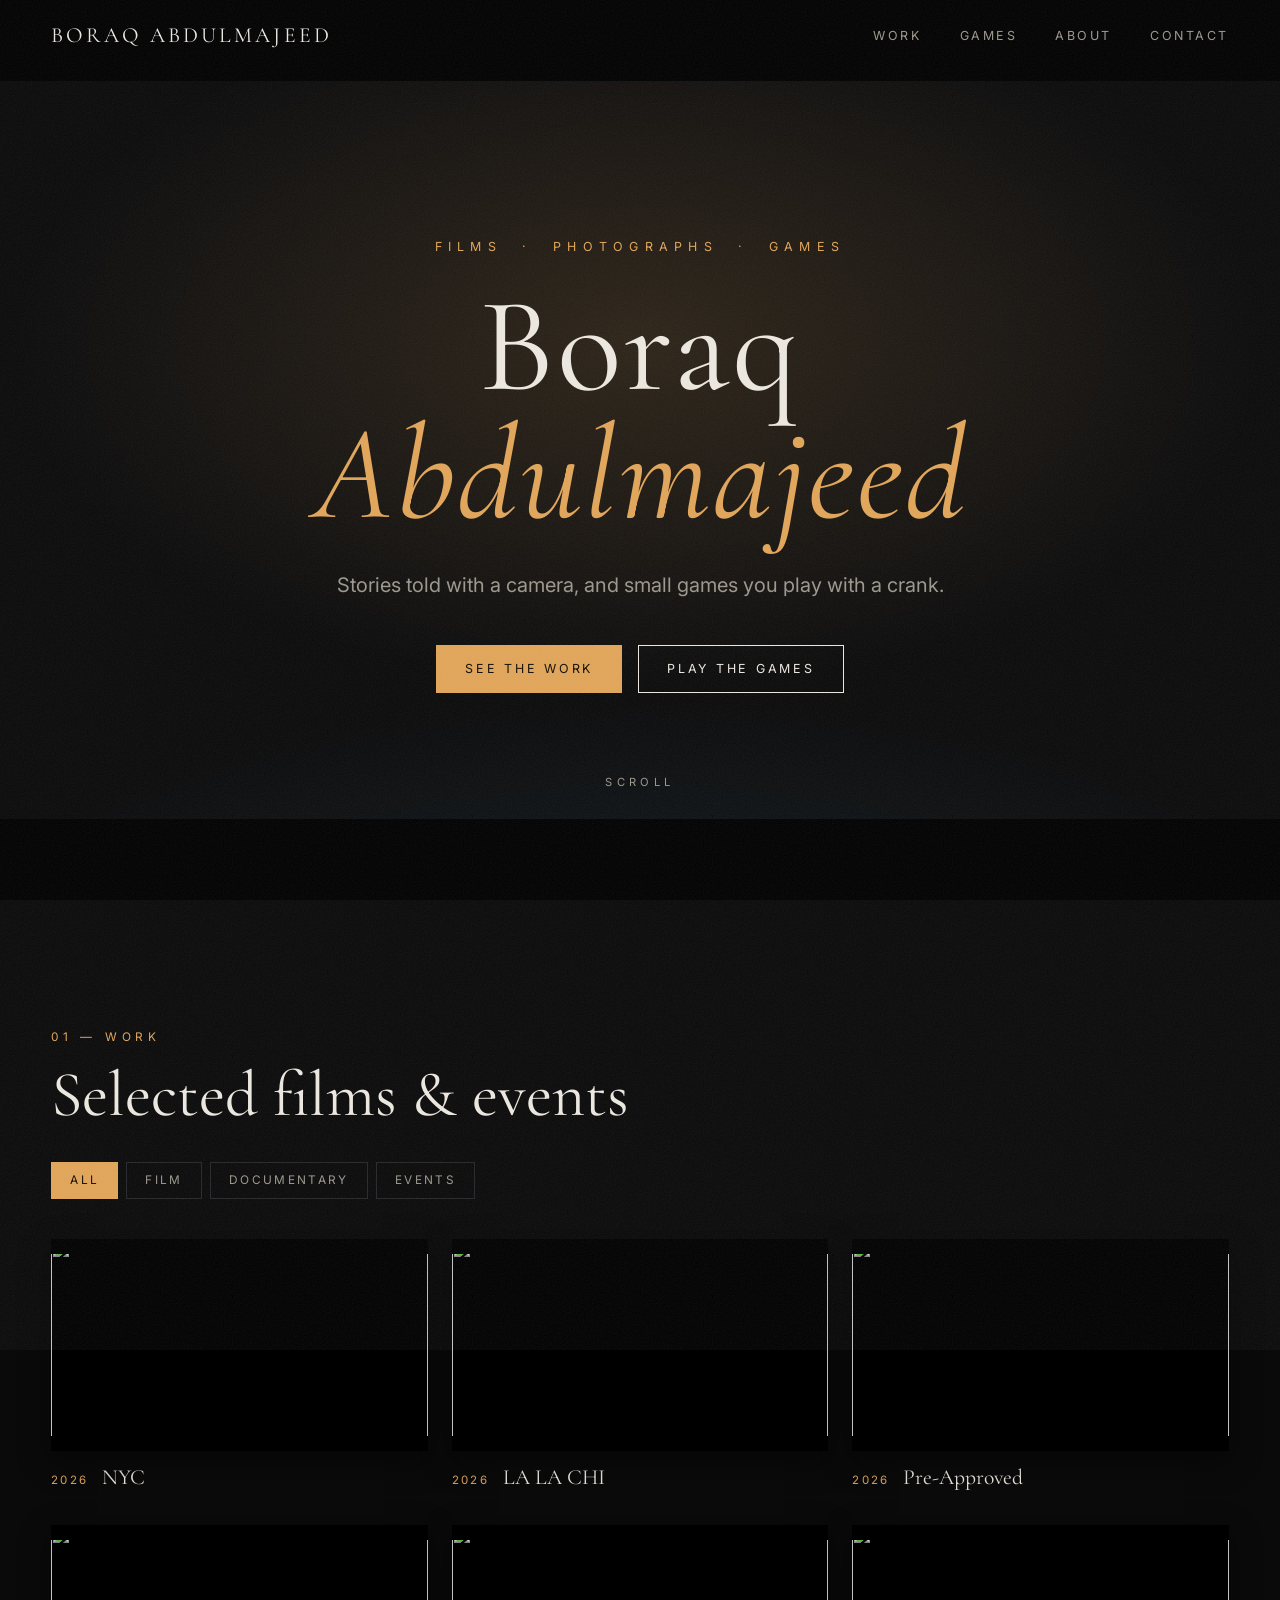
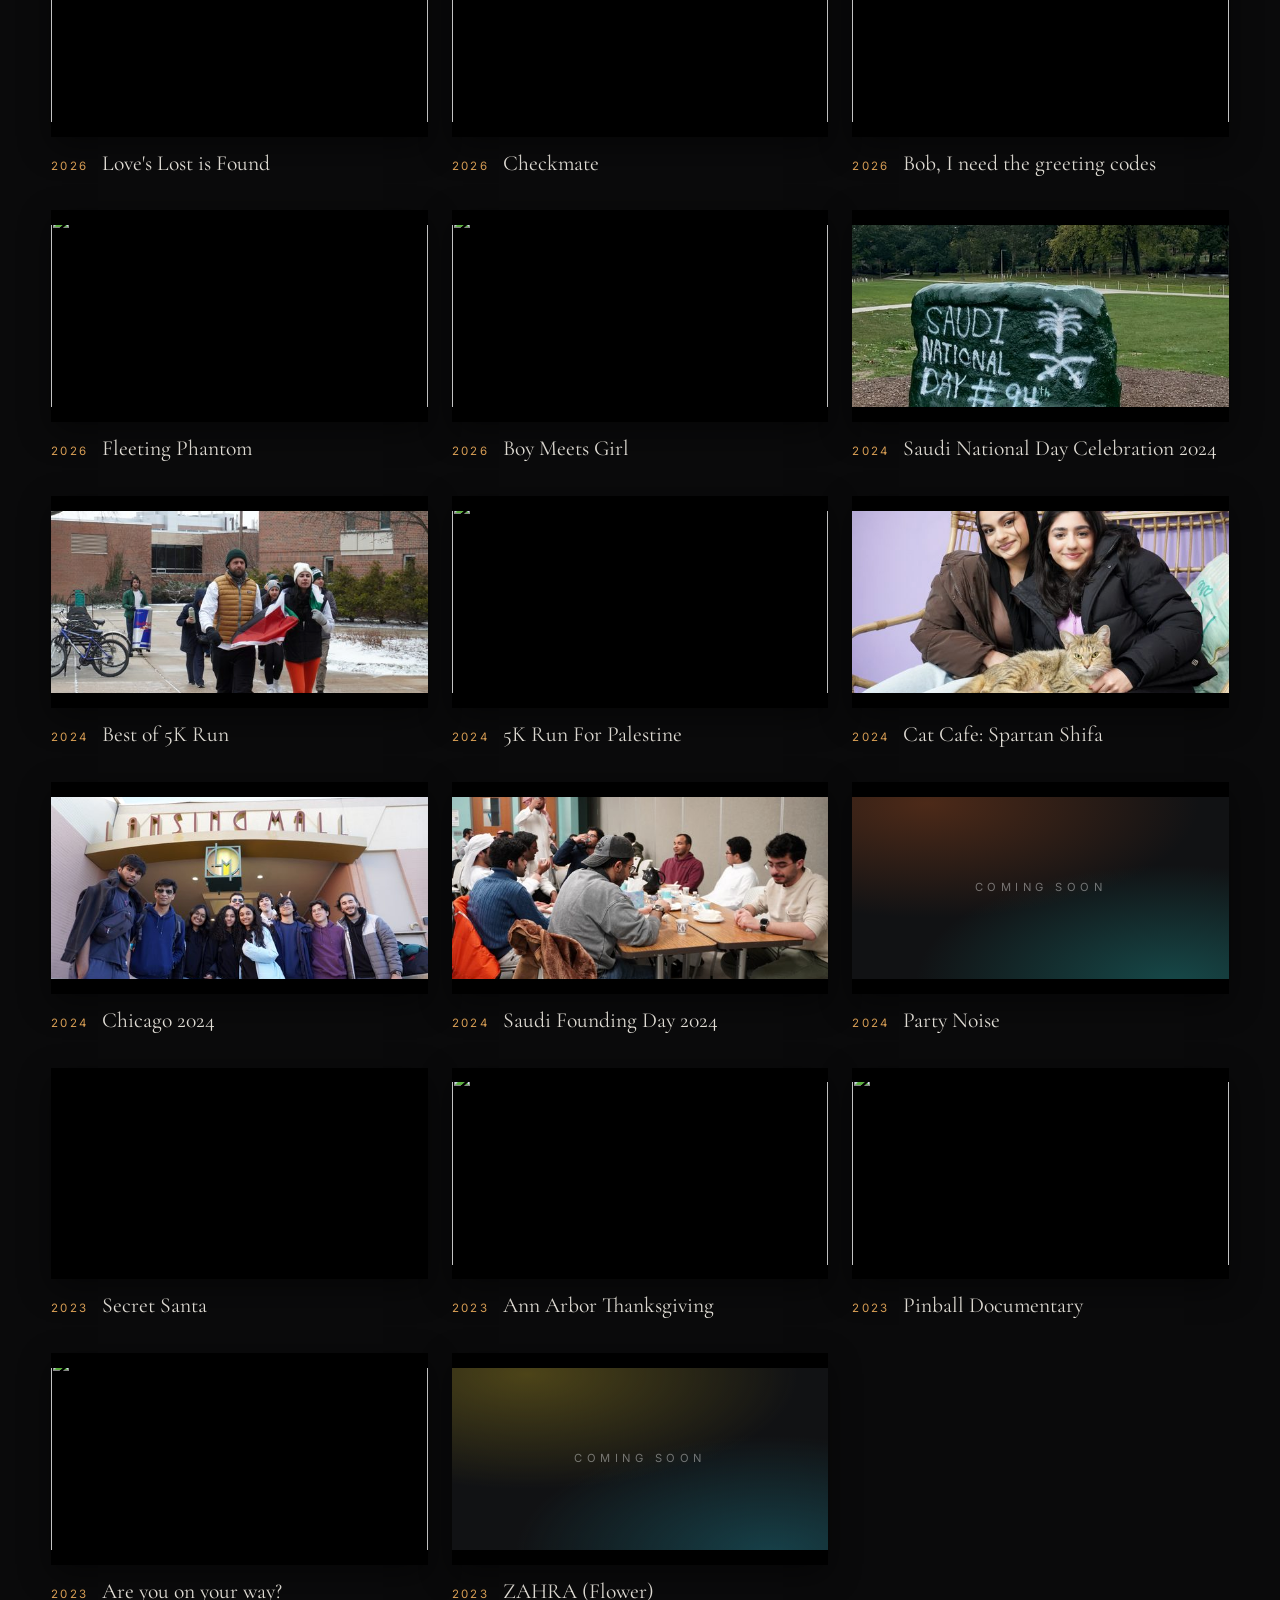
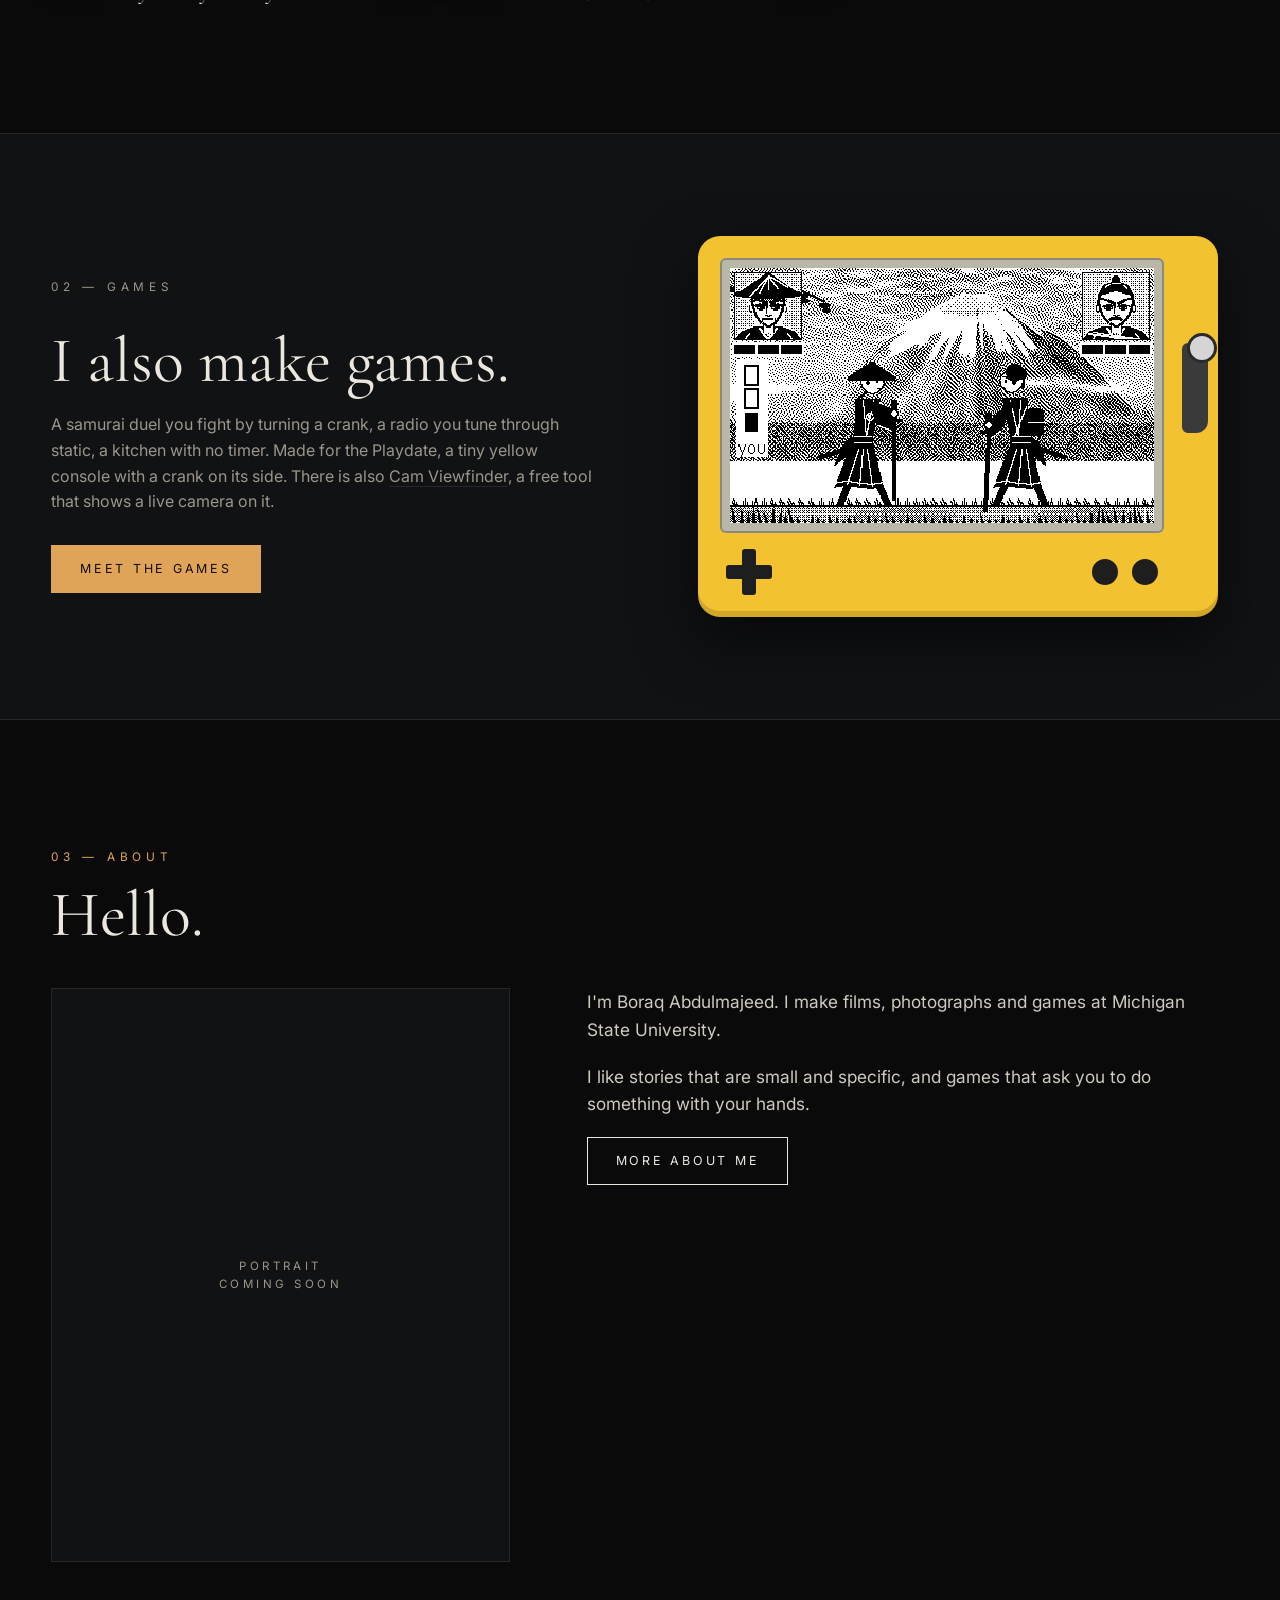
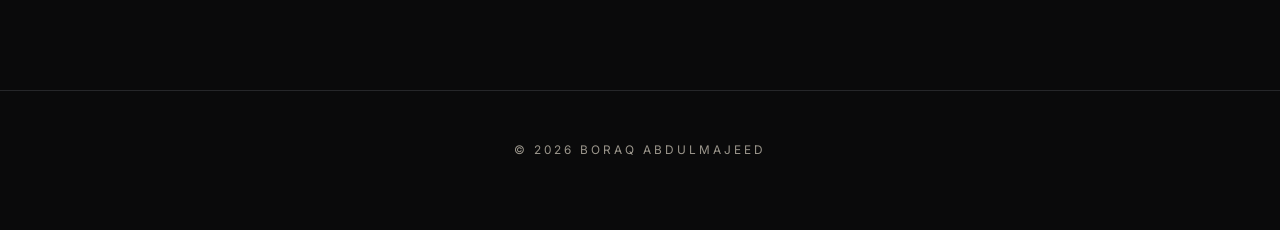
<file: index.html>
<!doctype html>
<html lang="en">
<head>
<meta charset="utf-8">
<meta name="viewport" content="width=device-width, initial-scale=1">
<link rel="preconnect" href="https://fonts.googleapis.com">
<link rel="preconnect" href="https://fonts.gstatic.com" crossorigin>
<link href="https://fonts.googleapis.com/css2?family=Cormorant+Garamond:ital,wght@0,400;0,500;1,400&family=Inter:wght@300;400;500&family=Silkscreen&display=swap" rel="stylesheet">
<link rel="icon" href="favicon.svg" type="image/svg+xml">
<link rel="stylesheet" href="style.css">
<title>Boraq Abdulmajeed: films, photographs and games</title>
<meta property="og:type" content="website">
<meta property="og:title" content="Boraq Abdulmajeed: films, photographs and games">
<meta property="og:description" content="Films, photographs and games by Boraq Abdulmajeed.">
<meta property="og:image" content="https://bojacks1.github.io/og.png">
<meta name="twitter:card" content="summary_large_image">
<meta name="description" content="Films, photographs and games by Boraq Abdulmajeed.">
</head>
<body>
<header class="nav">
  <a class="brand" href="index.html">Boraq Abdulmajeed</a>
  <nav><ul>
    <li><a href="index.html#work" data-n="work">Work</a></li>
    <li><a href="games.html" data-n="games">Games</a></li>
    <li><a href="about.html" data-n="about">About</a></li>
    <li><a href="about.html#contact">Contact</a></li>
  </ul></nav>
</header>

<section class="hero">
  <p class="hero-kicker">Films &nbsp;·&nbsp; Photographs &nbsp;·&nbsp; Games</p>
  <h1>Boraq<br><em>Abdulmajeed</em></h1>
  <p class="hero-sub">Stories told with a camera, and small games you play with a crank.</p>
  <div class="hero-cta">
    <a class="btn solid" href="#work">See the work</a>
    <a class="btn" href="games.html">Play the games</a>
  </div>
  <span class="scroll-hint">Scroll</span>
</section>

<section class="block" id="work">
  <p class="eyebrow">01 &mdash; Work</p>
  <h2 class="title">Selected films &amp; events</h2>
  <div class="filters" role="group" aria-label="Filter the work">
    <button class="filter on" data-filter="All">All</button>
    <button class="filter" data-filter="Film">Film</button>
    <button class="filter" data-filter="Documentary">Documentary</button>
    <button class="filter" data-filter="Events">Events</button>
  </div>
  <div class="grid" id="work-grid"></div>
</section>

<section class="games-band">
  <div class="inner">
    <div>
      <p class="eyebrow">02 &mdash; Games</p>
      <h2 class="title">I also make games.</h2>
      <p>A samurai duel you fight by turning a crank, a radio you tune through static, a kitchen with no timer. Made for the Playdate, a tiny yellow console with a crank on its side. There is also <a href="games.html#cam-viewfinder" style="border-bottom:1px solid var(--line)">Cam Viewfinder</a>, a free tool that shows a live camera on it.</p>
      <a class="btn solid" href="games.html">Meet the games</a>
    </div>
    <div class="console games-page" style="max-width:520px;justify-self:center;width:100%">
      <div class="screen"><img class="shot" src="crankblade-dash.gif" alt="A looping clip of CRANKBLADE: a perfect parry, then a dash straight through the opponent"></div>
      <div class="pad"><span class="dpad"></span><span class="ab"><i></i><i></i></span></div>
      <span class="crank"></span>
    </div>
  </div>
</section>

<section class="block" id="about-short">
  <p class="eyebrow">03 &mdash; About</p>
  <h2 class="title">Hello.</h2>
  <div class="about-grid">
    <div class="portrait-slot">Portrait<br>coming soon</div>
    <div class="prose">
      <p>I'm Boraq Abdulmajeed. I make films, photographs and games at Michigan State University.</p>
      <p>I like stories that are small and specific, and games that ask you to do something with your hands.</p>
      <a class="btn" href="about.html">More about me</a>
    </div>
  </div>
</section>

<footer>© 2026 Boraq Abdulmajeed</footer>
<script src="projects.js"></script>
<script src="albums.js"></script>
<script src="site.js"></script>
</body>
</html>
</file>
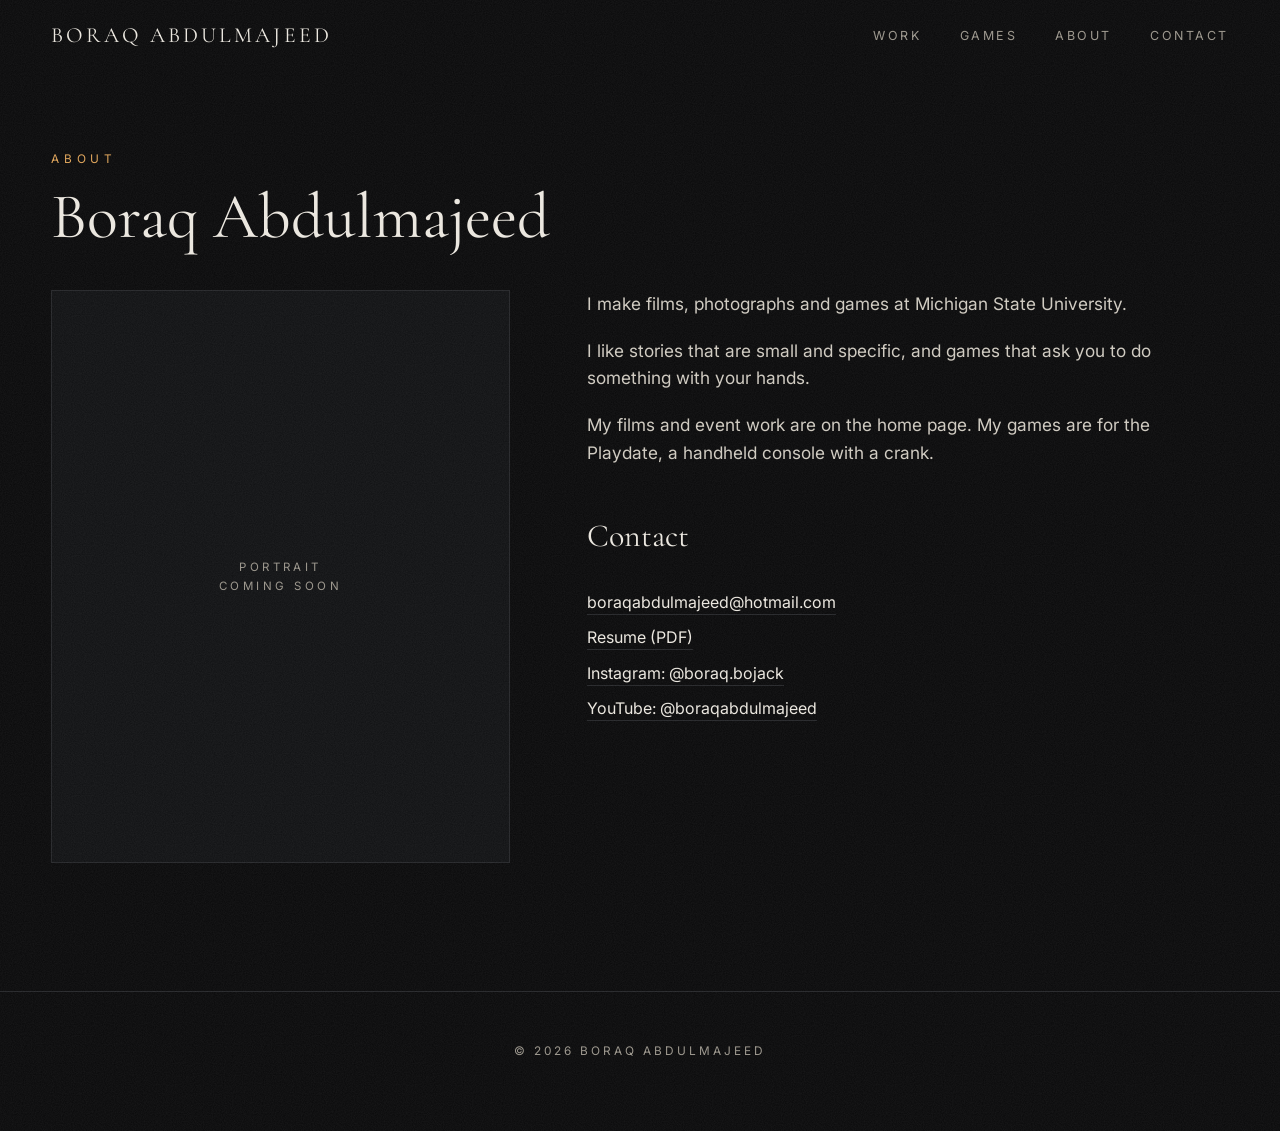
<file: about.html>
<!doctype html>
<html lang="en">
<head>
<meta charset="utf-8">
<meta name="viewport" content="width=device-width, initial-scale=1">
<link rel="preconnect" href="https://fonts.googleapis.com">
<link rel="preconnect" href="https://fonts.gstatic.com" crossorigin>
<link href="https://fonts.googleapis.com/css2?family=Cormorant+Garamond:ital,wght@0,400;0,500;1,400&family=Inter:wght@300;400;500&family=Silkscreen&display=swap" rel="stylesheet">
<link rel="icon" href="favicon.svg" type="image/svg+xml">
<link rel="stylesheet" href="style.css">
<title>About: Boraq Abdulmajeed</title>
<meta property="og:type" content="website">
<meta property="og:title" content="About: Boraq Abdulmajeed">
<meta property="og:description" content="About Boraq Abdulmajeed.">
<meta property="og:image" content="https://bojacks1.github.io/og.png">
<meta name="twitter:card" content="summary_large_image">
</head>
<body>
<header class="nav">
  <a class="brand" href="index.html">Boraq Abdulmajeed</a>
  <nav><ul>
    <li><a href="index.html#work" data-n="work">Work</a></li>
    <li><a href="games.html" data-n="games">Games</a></li>
    <li><a href="about.html" data-n="about">About</a></li>
    <li><a href="about.html#contact">Contact</a></li>
  </ul></nav>
</header>
<section class="block" style="padding-top:150px">
  <p class="eyebrow">About</p>
  <h2 class="title">Boraq Abdulmajeed</h2>
  <div class="about-grid">
    <div class="portrait-slot">Portrait<br>coming soon</div>
    <div class="prose">
      <!-- !! PLACEHOLDER TEXT: replace this with your own words. -->
      <p>I make films, photographs and games at Michigan State University.</p>
      <p>I like stories that are small and specific, and games that ask you to do something with your hands.</p>
      <p>My films and event work are on the home page. My games are for the Playdate, a handheld console with a crank.</p>
      <h3 id="contact" style="font-family:var(--serif);font-weight:400;font-size:2rem;margin-top:44px">Contact</h3>
      <ul class="contact-list">
        <li><a href="mailto:boraqabdulmajeed@hotmail.com">boraqabdulmajeed@hotmail.com</a></li>
        <li><a href="resume.pdf">Resume (PDF)</a></li>
        <li><a href="https://www.instagram.com/boraq.bojack/" rel="noopener">Instagram: @boraq.bojack</a></li>
        <li><a href="https://www.youtube.com/@boraqabdulmajeed" rel="noopener">YouTube: @boraqabdulmajeed</a></li>
      </ul>
    </div>
  </div>
</section>
<footer>© 2026 Boraq Abdulmajeed</footer>
<script src="site.js"></script>
</body>
</html>
</file>
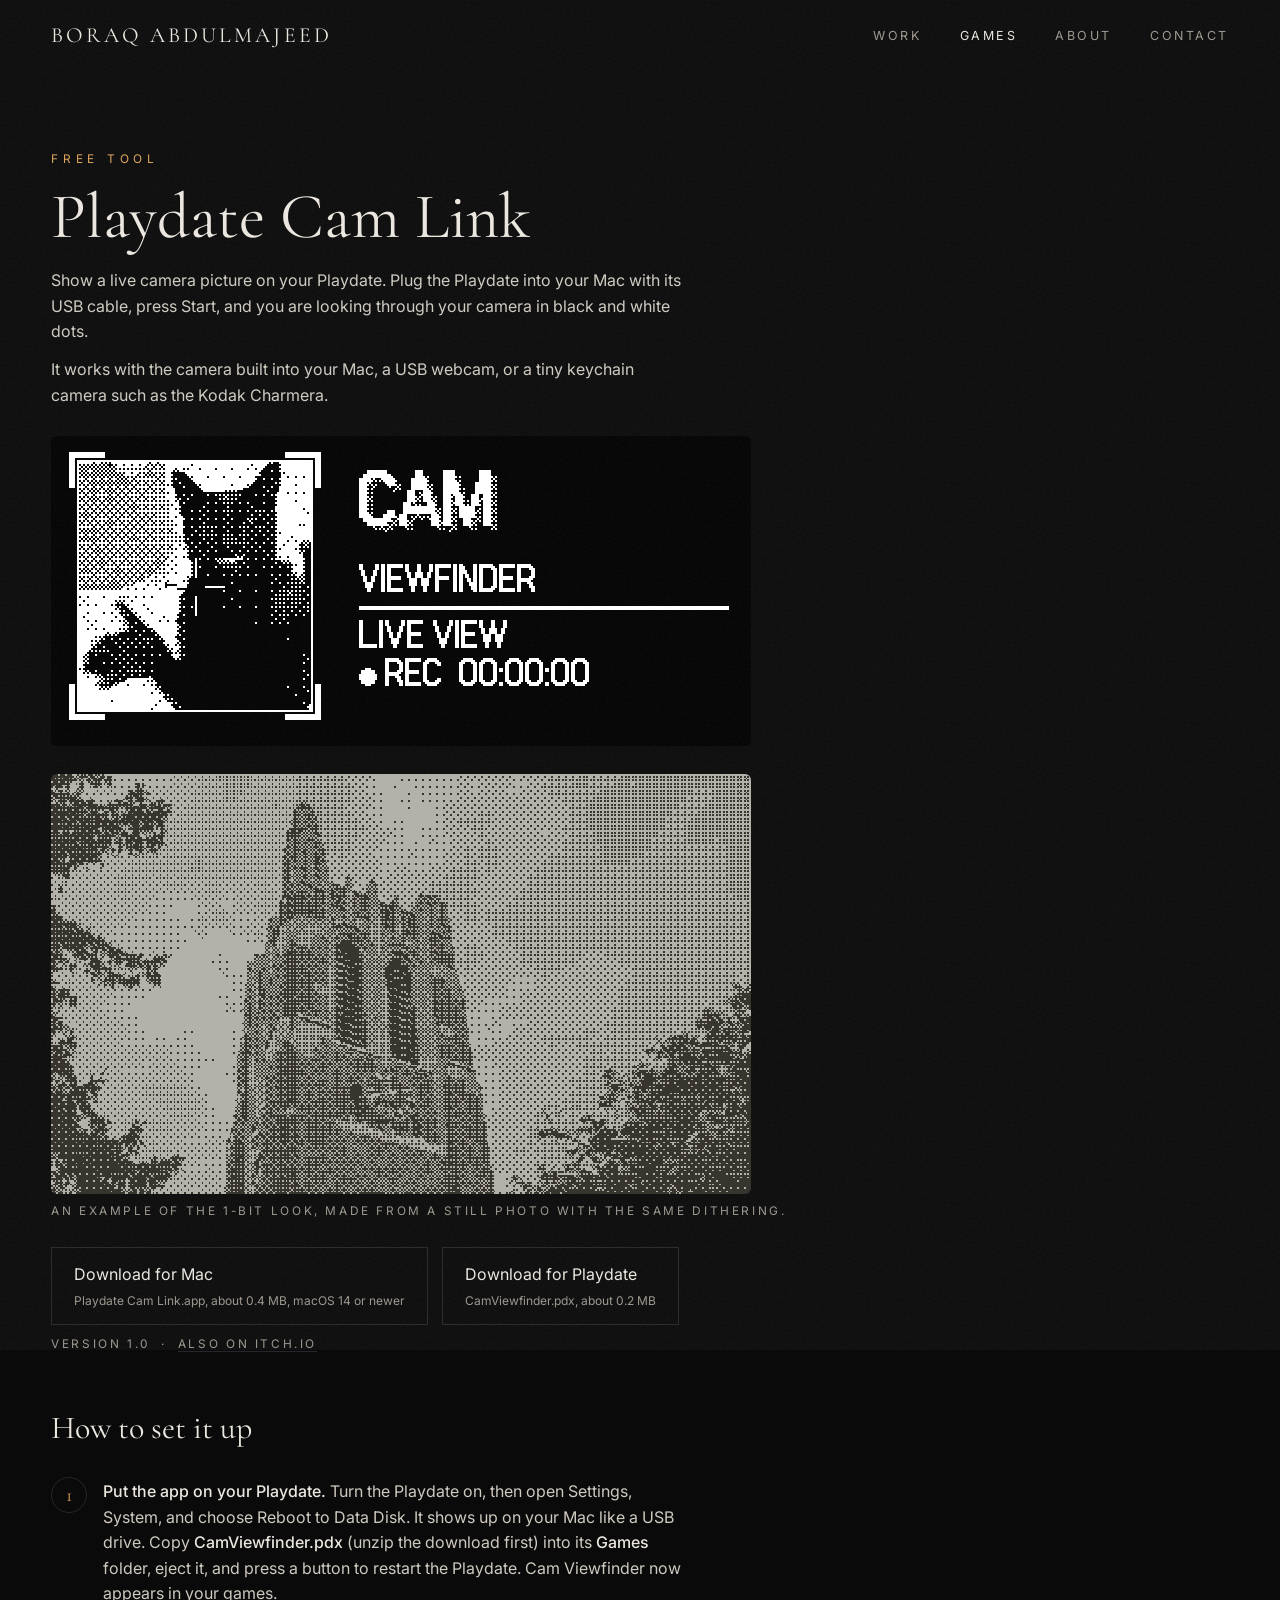
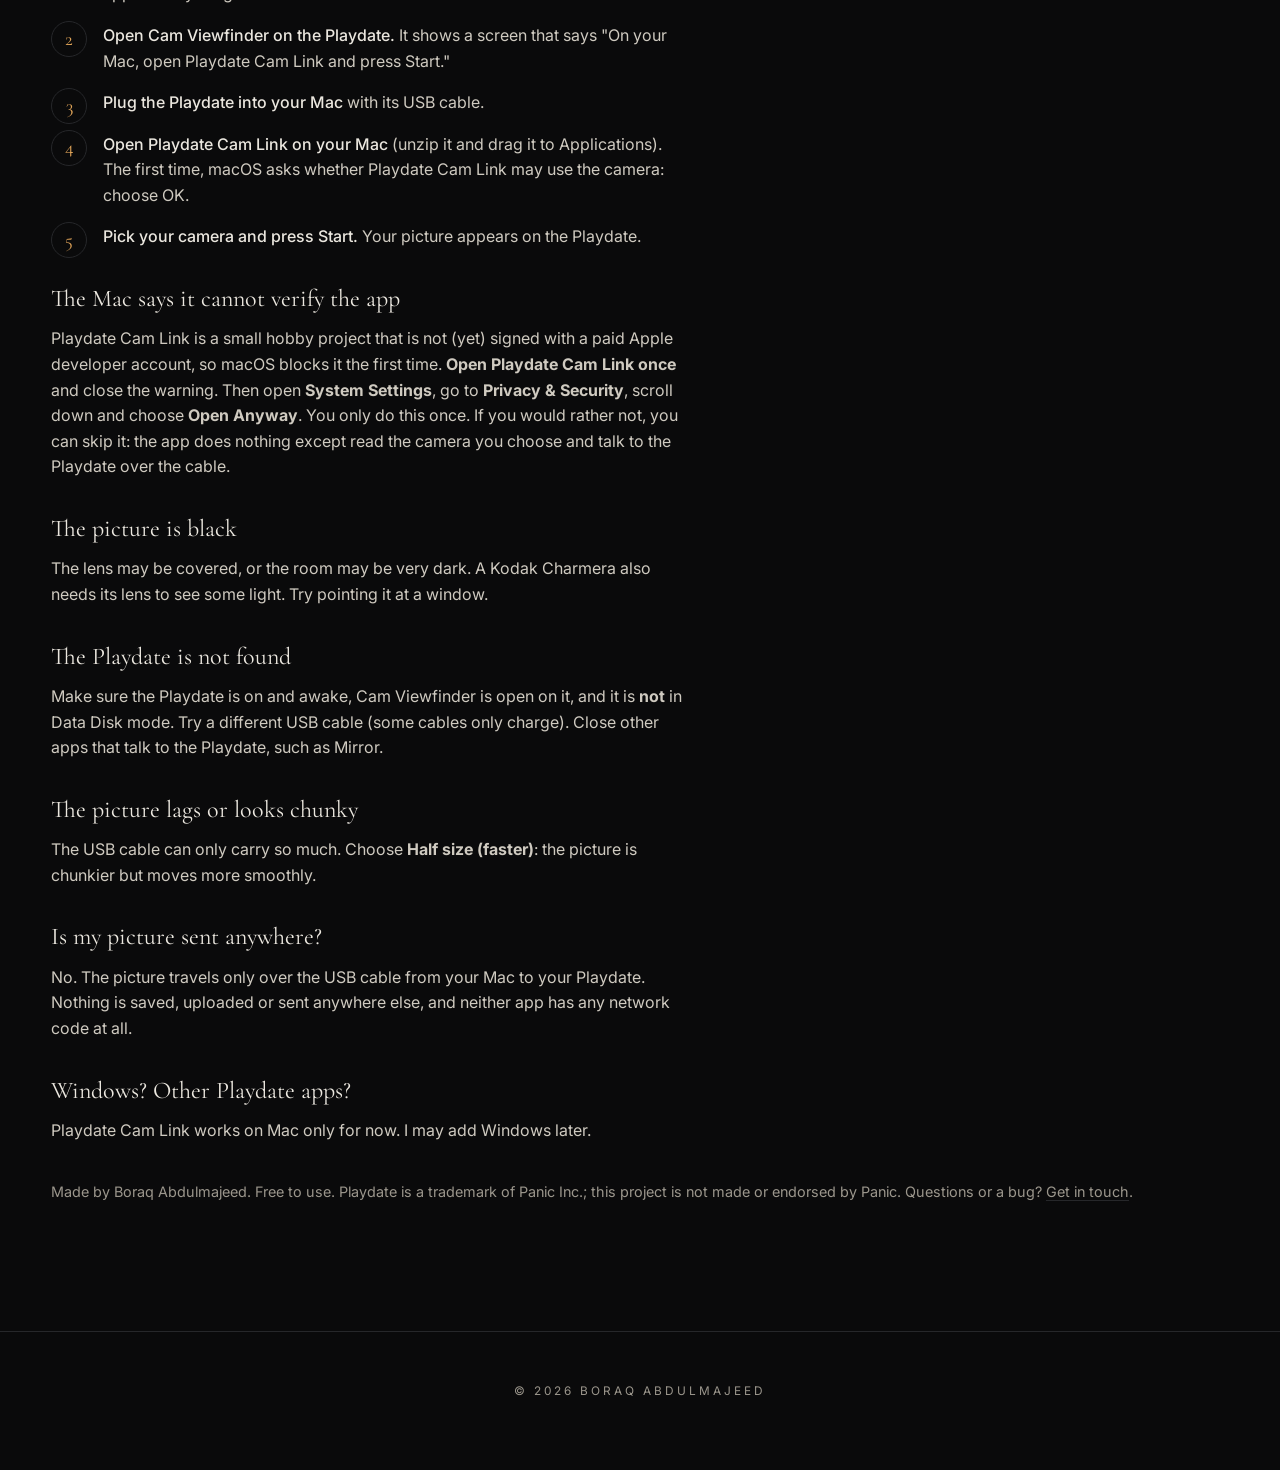
<file: camlink.html>
<!doctype html>
<html lang="en">
<head>
<meta charset="utf-8">
<meta name="viewport" content="width=device-width, initial-scale=1">
<link rel="preconnect" href="https://fonts.googleapis.com">
<link rel="preconnect" href="https://fonts.gstatic.com" crossorigin>
<link href="https://fonts.googleapis.com/css2?family=Cormorant+Garamond:ital,wght@0,400;0,500;1,400&family=Inter:wght@300;400;500&family=Silkscreen&display=swap" rel="stylesheet">
<link rel="icon" href="favicon.svg" type="image/svg+xml">
<link rel="stylesheet" href="style.css">
<title>Playdate Cam Link: Boraq Abdulmajeed</title>
<meta property="og:type" content="website">
<meta property="og:title" content="Playdate Cam Link: your camera on your Playdate">
<meta property="og:description" content="A free tool that shows your Mac's camera, a webcam or a tiny keychain camera on a Playdate, live, over the USB cable.">
<meta property="og:image" content="https://bojacks1.github.io/og.png">
<meta name="twitter:card" content="summary_large_image">
<meta name="description" content="A free tool that shows your Mac's camera, a webcam or a tiny keychain camera on a Playdate, live, over the USB cable.">
<style>
  .cl-card { image-rendering: pixelated; width: 100%; max-width: 700px; border-radius: 6px; margin: 28px 0 8px; background: #fff; }
  .cl-steps { list-style: none; counter-reset: step; display: grid; gap: 16px; margin: 26px 0 8px; max-width: 40em; }
  .cl-steps li { counter-increment: step; padding-left: 52px; position: relative; color: #cfcac0; }
  .cl-steps li::before { content: counter(step); position: absolute; left: 0; top: -2px; width: 34px; height: 34px; border-radius: 50%; border: 1px solid var(--line); display: grid; place-items: center; color: var(--accent); font-family: var(--serif); font-size: 1.2rem; }
  .cl-steps b { color: var(--ink); font-weight: 500; }
  .cl-downloads { display: flex; flex-wrap: wrap; gap: 14px; margin: 26px 0 10px; }
  .cl-downloads a { display: block; padding: 14px 22px; border: 1px solid var(--line); transition: border-color .2s, color .2s; }
  .cl-downloads a:hover { border-color: var(--accent); color: var(--accent); }
  .cl-downloads small { display: block; color: var(--ink-dim); font-size: .75rem; margin-top: 3px; }
  .cl-faq h3 { font-family: var(--serif); font-weight: 400; font-size: 1.5rem; margin: 30px 0 8px; }
  .cl-faq p, .cl-prose p { color: #cfcac0; max-width: 40em; margin-bottom: 12px; }
</style>
</head>
<body>
<header class="nav">
  <a class="brand" href="index.html">Boraq Abdulmajeed</a>
  <nav><ul>
    <li><a href="index.html#work" data-n="work">Work</a></li>
    <li><a href="games.html" data-n="games" class="here">Games</a></li>
    <li><a href="about.html" data-n="about">About</a></li>
    <li><a href="about.html#contact">Contact</a></li>
  </ul></nav>
</header>

<section class="block" style="padding-top:150px">
  <p class="eyebrow">Free tool</p>
  <h2 class="title">Playdate Cam Link</h2>
  <div class="cl-prose">
    <p style="margin-top:18px">Show a live camera picture on your Playdate. Plug the Playdate into your Mac with its USB cable, press Start, and you are looking through your camera in black and white dots.</p>
    <p>It works with the camera built into your Mac, a USB webcam, or a tiny keychain camera such as the Kodak Charmera.</p>
  </div>
  <img class="cl-card" src="camlink-card.png" alt="Cam Viewfinder's launcher card: a black cat in a camera viewfinder with corner marks, next to the words Cam Viewfinder, live view, and a REC timecode">
  <img class="cl-card" src="camlink-example.png" alt="An example of the 1-bit picture: Beaumont Tower in black and white dots">
  <p class="status">An example of the 1-bit look, made from a still photo with the same dithering.</p>

  <div class="cl-downloads">
    <a href="PlaydateCamLink-Mac.zip" download>Download for Mac<small>Playdate Cam Link.app, about 0.4 MB, macOS 14 or newer</small></a>
    <a href="CamViewfinder-Playdate.zip" download>Download for Playdate<small>CamViewfinder.pdx, about 0.2 MB</small></a>
  </div>
  <p class="status">Version 1.0 &nbsp;·&nbsp; <a href="https://boraqabdulmajeed.itch.io/view-finder-for-the-playdate" style="border-bottom:1px solid var(--line)">Also on itch.io</a></p>

  <h3 style="font-family:var(--serif);font-weight:400;font-size:2rem;margin-top:48px">How to set it up</h3>
  <ol class="cl-steps">
    <li><b>Put the app on your Playdate.</b> Turn the Playdate on, then open Settings, System, and choose Reboot to Data Disk. It shows up on your Mac like a USB drive. Copy <b>CamViewfinder.pdx</b> (unzip the download first) into its <b>Games</b> folder, eject it, and press a button to restart the Playdate. Cam Viewfinder now appears in your games.</li>
    <li><b>Open Cam Viewfinder on the Playdate.</b> It shows a screen that says "On your Mac, open Playdate Cam Link and press Start."</li>
    <li><b>Plug the Playdate into your Mac</b> with its USB cable.</li>
    <li><b>Open Playdate Cam Link on your Mac</b> (unzip it and drag it to Applications). The first time, macOS asks whether Playdate Cam Link may use the camera: choose OK.</li>
    <li><b>Pick your camera and press Start.</b> Your picture appears on the Playdate.</li>
  </ol>

  <div class="cl-faq">
    <h3>The Mac says it cannot verify the app</h3>
    <p>Playdate Cam Link is a small hobby project that is not (yet) signed with a paid Apple developer account, so macOS blocks it the first time. <b>Open Playdate Cam Link once</b> and close the warning. Then open <b>System Settings</b>, go to <b>Privacy &amp; Security</b>, scroll down and choose <b>Open Anyway</b>. You only do this once. If you would rather not, you can skip it: the app does nothing except read the camera you choose and talk to the Playdate over the cable.</p>
    <h3>The picture is black</h3>
    <p>The lens may be covered, or the room may be very dark. A Kodak Charmera also needs its lens to see some light. Try pointing it at a window.</p>
    <h3>The Playdate is not found</h3>
    <p>Make sure the Playdate is on and awake, Cam Viewfinder is open on it, and it is <b>not</b> in Data Disk mode. Try a different USB cable (some cables only charge). Close other apps that talk to the Playdate, such as Mirror.</p>
    <h3>The picture lags or looks chunky</h3>
    <p>The USB cable can only carry so much. Choose <b>Half size (faster)</b>: the picture is chunkier but moves more smoothly.</p>
    <h3>Is my picture sent anywhere?</h3>
    <p>No. The picture travels only over the USB cable from your Mac to your Playdate. Nothing is saved, uploaded or sent anywhere else, and neither app has any network code at all.</p>
    <h3>Windows? Other Playdate apps?</h3>
    <p>Playdate Cam Link works on Mac only for now. I may add Windows later.</p>
  </div>

  <p style="margin-top:36px;color:var(--ink-dim);font-size:.9rem">Made by Boraq Abdulmajeed. Free to use. Playdate is a trademark of Panic Inc.; this project is not made or endorsed by Panic. Questions or a bug? <a href="about.html#contact" style="border-bottom:1px solid var(--line)">Get in touch</a>.</p>
</section>
<footer>© 2026 Boraq Abdulmajeed</footer>
<script src="site.js"></script>
</body>
</html>
</file>
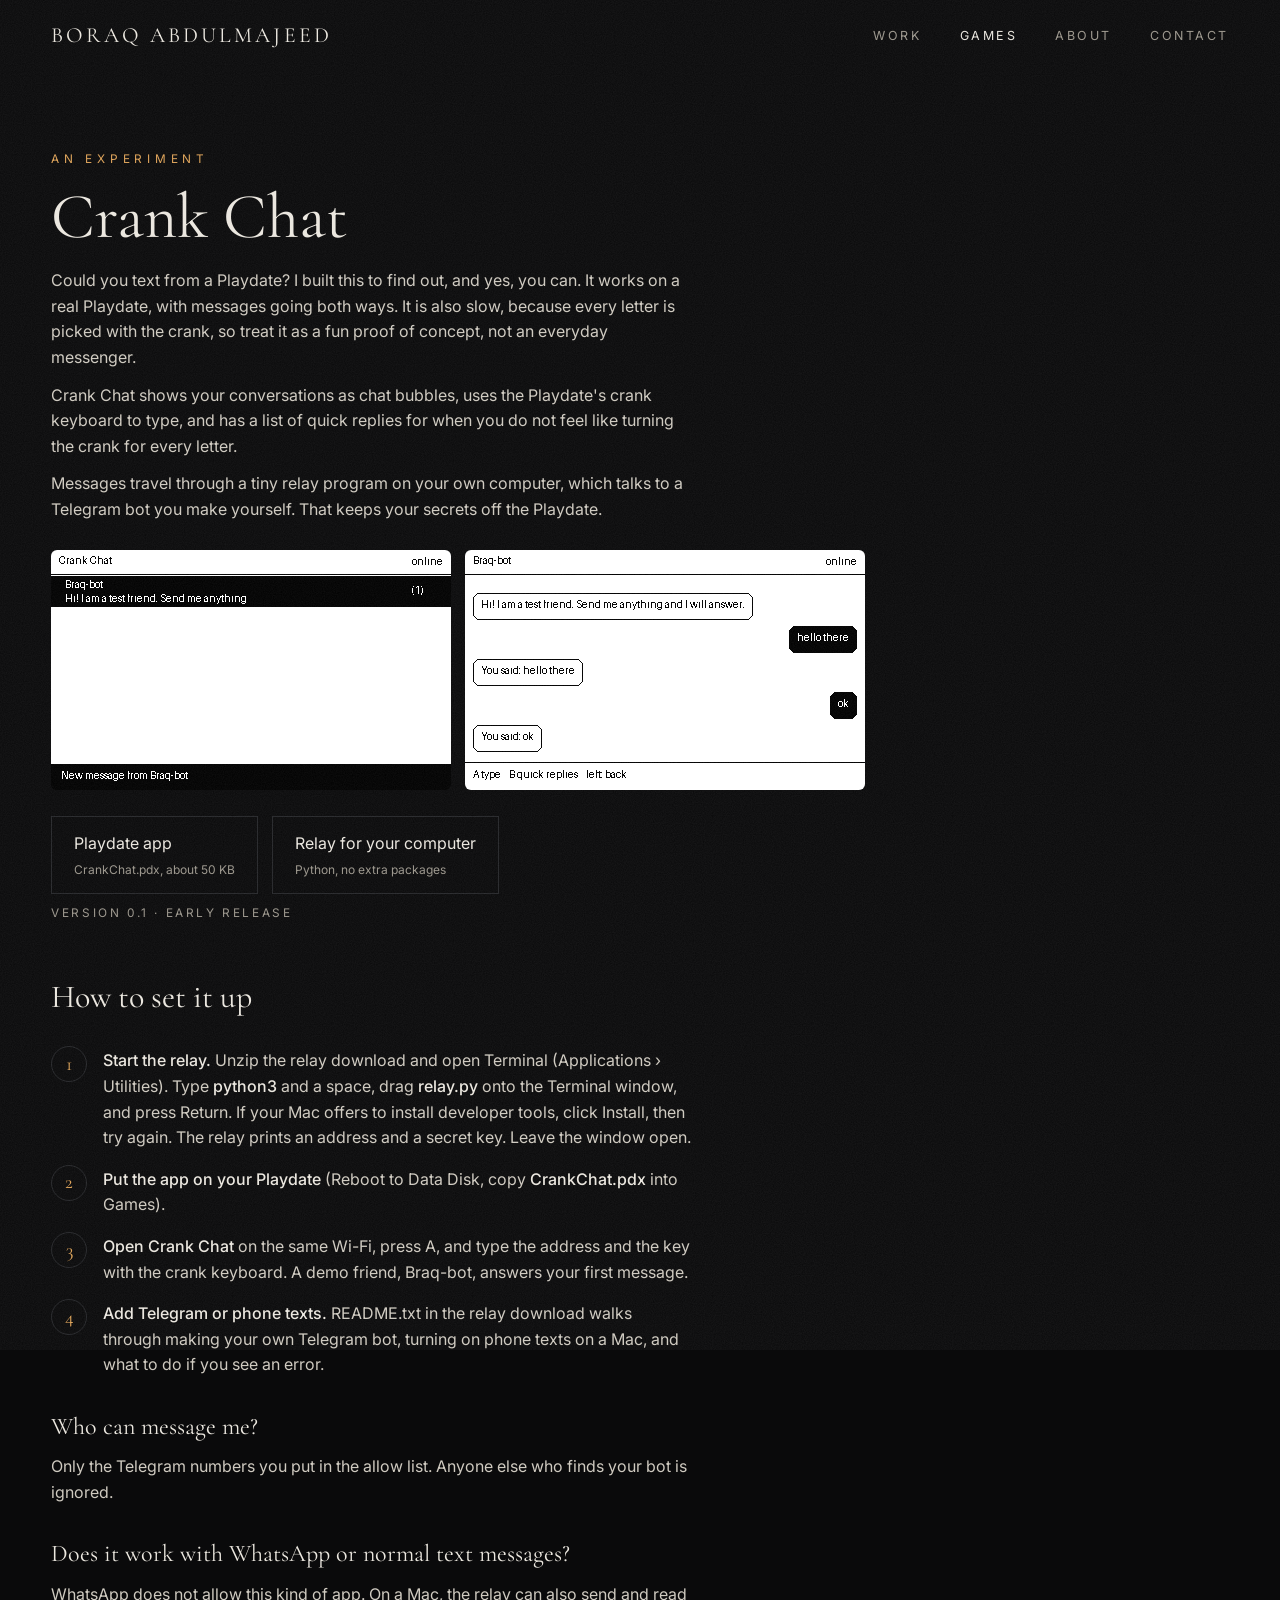
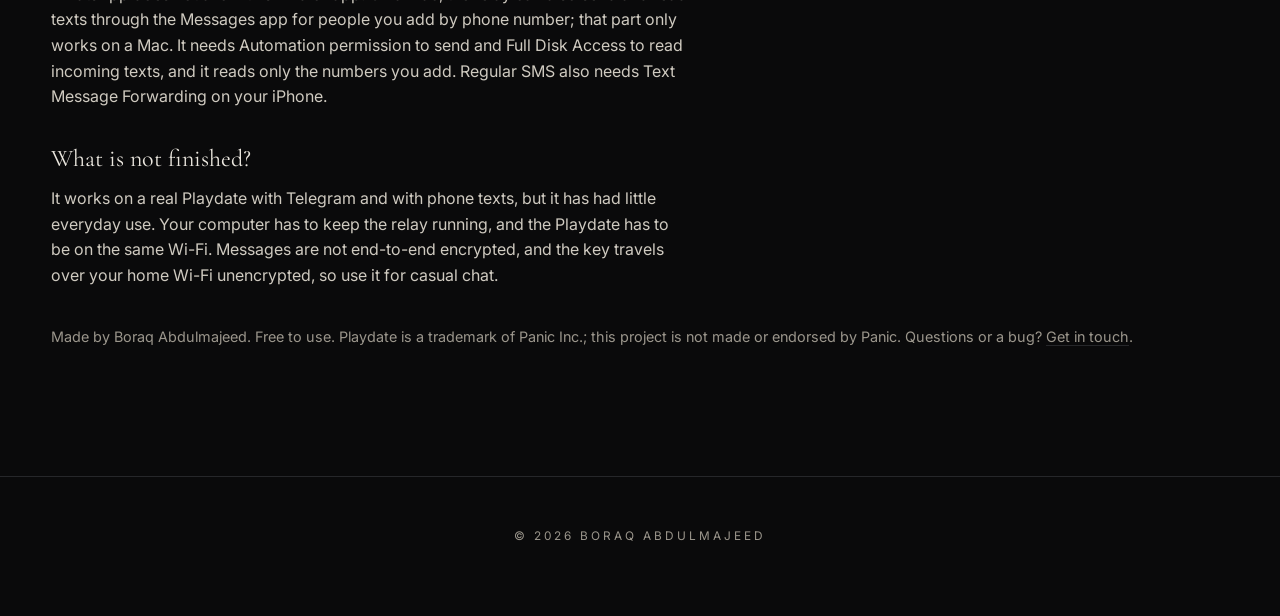
<file: crank-chat.html>
<!doctype html>
<html lang="en">
<head>
<meta charset="utf-8">
<meta name="viewport" content="width=device-width, initial-scale=1">
<link rel="preconnect" href="https://fonts.googleapis.com">
<link rel="preconnect" href="https://fonts.gstatic.com" crossorigin>
<link href="https://fonts.googleapis.com/css2?family=Cormorant+Garamond:ital,wght@0,400;0,500;1,400&family=Inter:wght@300;400;500&family=Silkscreen&display=swap" rel="stylesheet">
<link rel="icon" href="favicon.svg" type="image/svg+xml">
<link rel="stylesheet" href="style.css">
<title>Crank Chat: Boraq Abdulmajeed</title>
<meta property="og:type" content="website">
<meta property="og:title" content="Crank Chat: message from your Playdate">
<meta property="og:description" content="Send and receive Telegram messages on a Playdate, with the crank-driven keyboard and quick replies.">
<meta property="og:image" content="https://bojacks1.github.io/og.png">
<meta name="twitter:card" content="summary_large_image">
<meta name="description" content="Send and receive Telegram messages on a Playdate, with the crank-driven keyboard and quick replies.">
<style>
  .cl-card { image-rendering: pixelated; width: 100%; max-width: 700px; border-radius: 6px; margin: 28px 0 8px; background: #fff; }
  .cl-steps { list-style: none; counter-reset: step; display: grid; gap: 16px; margin: 26px 0 8px; max-width: 40em; }
  .cl-steps li { counter-increment: step; padding-left: 52px; position: relative; color: #cfcac0; }
  .cl-steps li::before { content: counter(step); position: absolute; left: 0; top: -2px; width: 34px; height: 34px; border-radius: 50%; border: 1px solid var(--line); display: grid; place-items: center; color: var(--accent); font-family: var(--serif); font-size: 1.2rem; }
  .cl-steps b { color: var(--ink); font-weight: 500; }
  .cl-downloads { display: flex; flex-wrap: wrap; gap: 14px; margin: 26px 0 10px; }
  .cl-downloads a { display: block; padding: 14px 22px; border: 1px solid var(--line); transition: border-color .2s, color .2s; }
  .cl-downloads a:hover { border-color: var(--accent); color: var(--accent); }
  .cl-downloads small { display: block; color: var(--ink-dim); font-size: .75rem; margin-top: 3px; }
  .cl-faq h3 { font-family: var(--serif); font-weight: 400; font-size: 1.5rem; margin: 30px 0 8px; }
  .cl-faq p, .cl-prose p { color: #cfcac0; max-width: 40em; margin-bottom: 12px; }
  .shots { display: flex; flex-wrap: wrap; gap: 14px; margin: 28px 0 8px; }
  .shots img { image-rendering: pixelated; width: 100%; max-width: 400px; border-radius: 6px; background: #fff; }
</style>
</head>
<body>
<header class="nav">
  <a class="brand" href="index.html">Boraq Abdulmajeed</a>
  <nav><ul>
    <li><a href="index.html#work" data-n="work">Work</a></li>
    <li><a href="games.html" data-n="games" class="here">Games</a></li>
    <li><a href="about.html" data-n="about">About</a></li>
    <li><a href="about.html#contact">Contact</a></li>
  </ul></nav>
</header>

<section class="block" style="padding-top:150px">
  <p class="eyebrow">An experiment</p>
  <h2 class="title">Crank Chat</h2>
  <div class="cl-prose">
    <p style="margin-top:18px">Could you text from a Playdate? I built this to find out, and yes, you can. It works on a real Playdate, with messages going both ways. It is also slow, because every letter is picked with the crank, so treat it as a fun proof of concept, not an everyday messenger.</p>
    <p> Crank Chat shows your conversations as chat bubbles, uses the Playdate's crank keyboard to type, and has a list of quick replies for when you do not feel like turning the crank for every letter.</p>
    <p>Messages travel through a tiny relay program on your own computer, which talks to a Telegram bot you make yourself. That keeps your secrets off the Playdate.</p>
  </div>
  <div class="shots">
    <img src="crank-chat-list.png" alt="Crank Chat's chat list with a new message banner">
    <img src="crank-chat-thread.png" alt="A conversation in Crank Chat with message bubbles and the button guide">
  </div>

  <div class="cl-downloads">
    <a href="CrankChat-Playdate.zip" download>Playdate app<small>CrankChat.pdx, about 50 KB</small></a>
    <a href="CrankChat-Relay.zip" download>Relay for your computer<small>Python, no extra packages</small></a>
  </div>
  <p class="status">Version 0.1 · early release</p>

  <h3 style="font-family:var(--serif);font-weight:400;font-size:2rem;margin-top:48px">How to set it up</h3>
  <ol class="cl-steps">
    <li><b>Start the relay.</b> Unzip the relay download and open Terminal (Applications › Utilities). Type <b>python3</b> and a space, drag <b>relay.py</b> onto the Terminal window, and press Return. If your Mac offers to install developer tools, click Install, then try again. The relay prints an address and a secret key. Leave the window open.</li>
    <li><b>Put the app on your Playdate</b> (Reboot to Data Disk, copy <b>CrankChat.pdx</b> into Games).</li>
    <li><b>Open Crank Chat</b> on the same Wi-Fi, press A, and type the address and the key with the crank keyboard. A demo friend, Braq-bot, answers your first message.</li>
    <li><b>Add Telegram or phone texts.</b> README.txt in the relay download walks through making your own Telegram bot, turning on phone texts on a Mac, and what to do if you see an error.</li>
  </ol>

  <div class="cl-faq">
    <h3>Who can message me?</h3>
    <p>Only the Telegram numbers you put in the allow list. Anyone else who finds your bot is ignored.</p>
    <h3>Does it work with WhatsApp or normal text messages?</h3>
    <p>WhatsApp does not allow this kind of app. On a Mac, the relay can also send and read texts through the Messages app for people you add by phone number; that part only works on a Mac. It needs Automation permission to send and Full Disk Access to read incoming texts, and it reads only the numbers you add. Regular SMS also needs Text Message Forwarding on your iPhone.</p>
    <h3>What is not finished?</h3>
    <p>It works on a real Playdate with Telegram and with phone texts, but it has had little everyday use. Your computer has to keep the relay running, and the Playdate has to be on the same Wi-Fi. Messages are not end-to-end encrypted, and the key travels over your home Wi-Fi unencrypted, so use it for casual chat.</p>
  </div>
  <p style="margin-top:36px;color:var(--ink-dim);font-size:.9rem">Made by Boraq Abdulmajeed. Free to use. Playdate is a trademark of Panic Inc.; this project is not made or endorsed by Panic. Questions or a bug? <a href="about.html#contact" style="border-bottom:1px solid var(--line)">Get in touch</a>.</p>
</section>
<footer>© 2026 Boraq Abdulmajeed</footer>
<script src="site.js"></script>
</body>
</html>
</file>
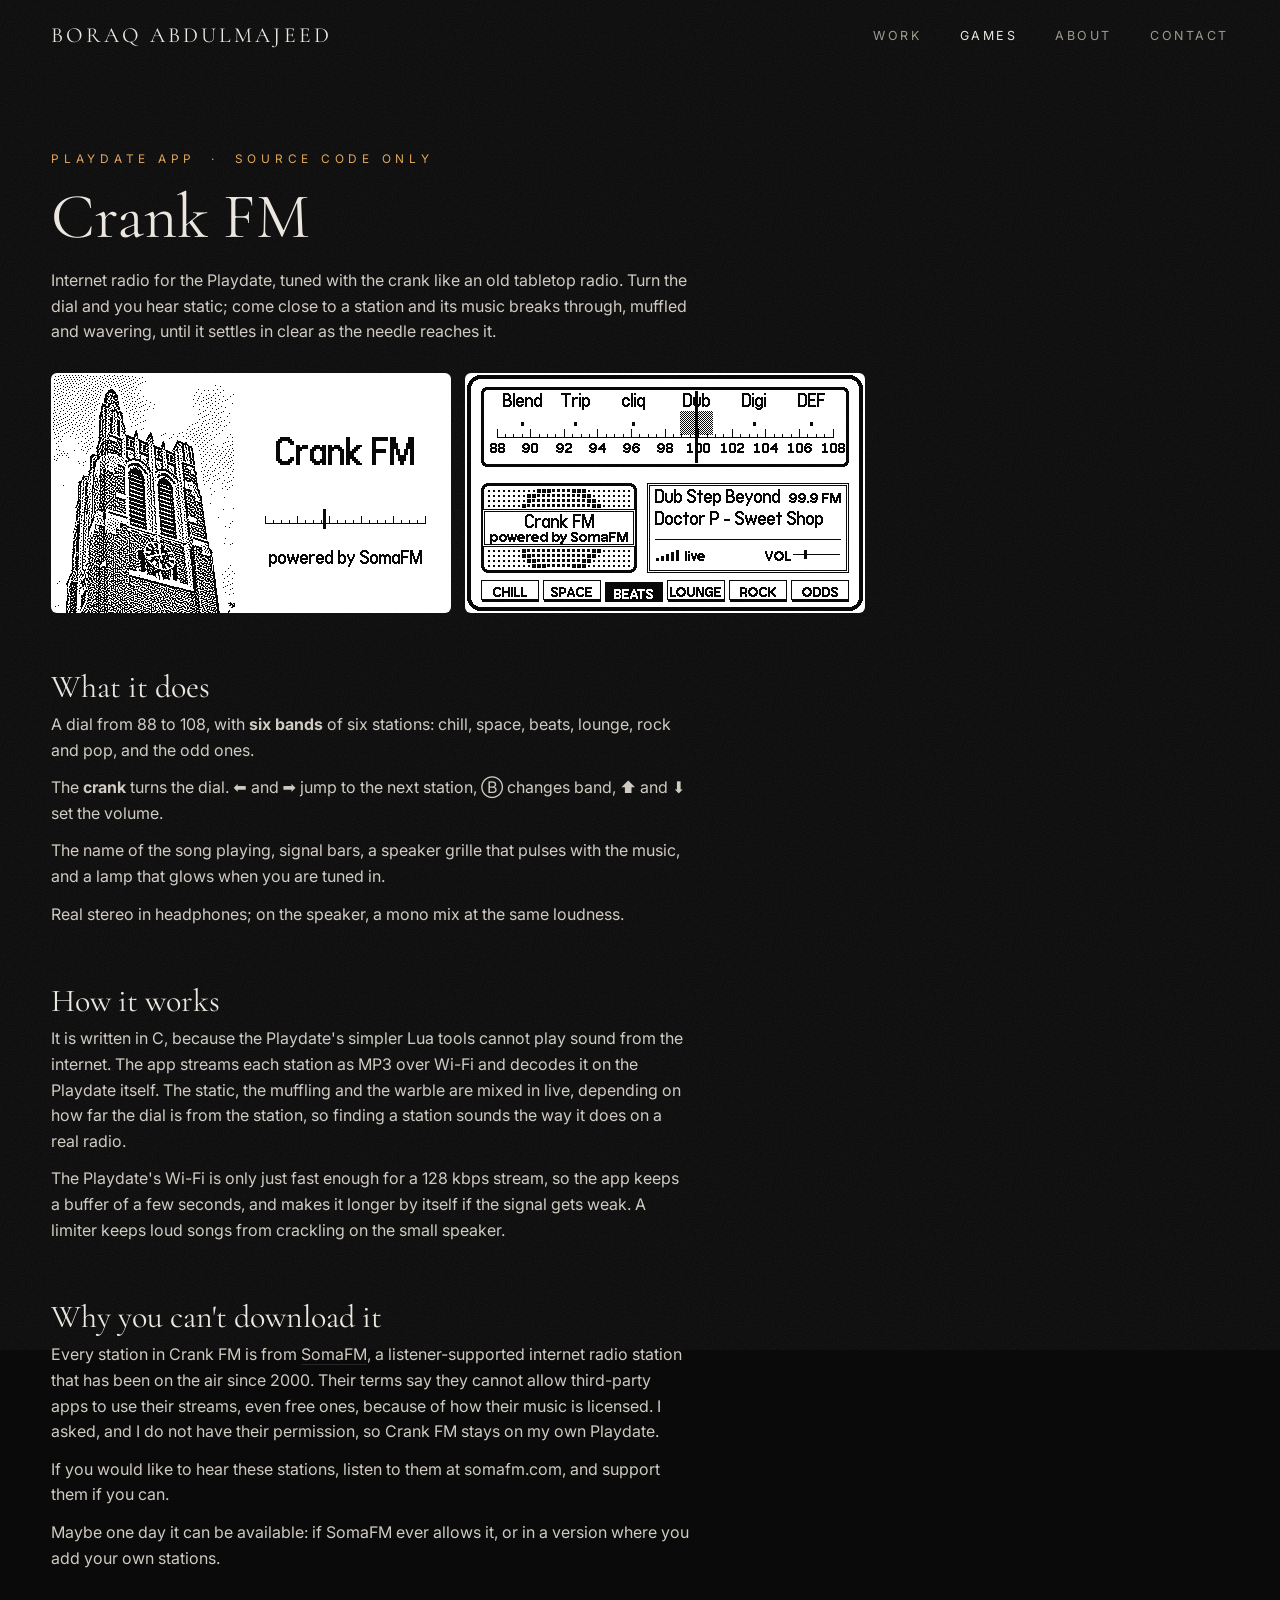
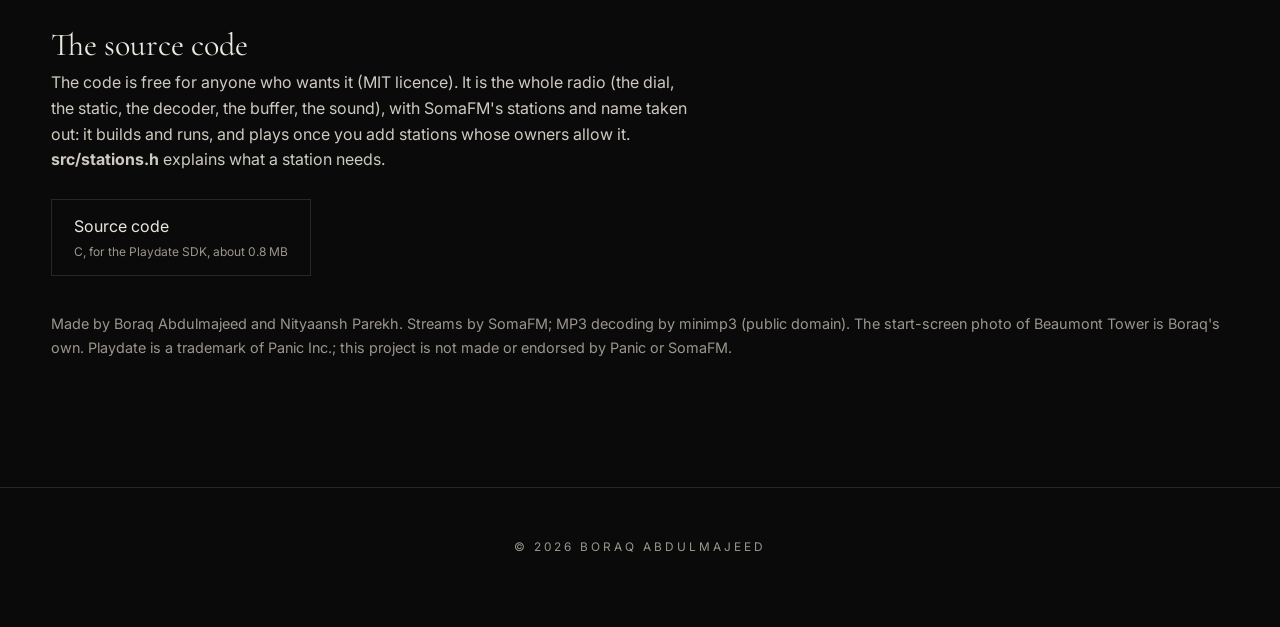
<file: crank-fm.html>
<!doctype html>
<html lang="en">
<head>
<meta charset="utf-8">
<meta name="viewport" content="width=device-width, initial-scale=1">
<link rel="preconnect" href="https://fonts.googleapis.com">
<link rel="preconnect" href="https://fonts.gstatic.com" crossorigin>
<link href="https://fonts.googleapis.com/css2?family=Cormorant+Garamond:ital,wght@0,400;0,500;1,400&family=Inter:wght@300;400;500&family=Silkscreen&display=swap" rel="stylesheet">
<link rel="icon" href="favicon.svg" type="image/svg+xml">
<link rel="stylesheet" href="style.css">
<title>Crank FM: Boraq Abdulmajeed</title>
<meta property="og:type" content="website">
<meta property="og:title" content="Crank FM: internet radio tuned with the Playdate's crank">
<meta property="og:description" content="Internet radio on the Playdate, tuned with the crank: static between stations, a station crackling into focus as you find it.">
<meta property="og:image" content="https://bojacks1.github.io/og.png">
<meta name="twitter:card" content="summary_large_image">
<meta name="description" content="Internet radio on the Playdate, tuned with the crank: static between stations, a station crackling into focus as you find it.">
<style>
  .cl-card { image-rendering: pixelated; width: 100%; max-width: 700px; border-radius: 6px; margin: 28px 0 8px; background: #fff; }
  .cl-steps { list-style: none; counter-reset: step; display: grid; gap: 16px; margin: 26px 0 8px; max-width: 40em; }
  .cl-steps li { counter-increment: step; padding-left: 52px; position: relative; color: #cfcac0; }
  .cl-steps li::before { content: counter(step); position: absolute; left: 0; top: -2px; width: 34px; height: 34px; border-radius: 50%; border: 1px solid var(--line); display: grid; place-items: center; color: var(--accent); font-family: var(--serif); font-size: 1.2rem; }
  .cl-steps b { color: var(--ink); font-weight: 500; }
  .cl-downloads { display: flex; flex-wrap: wrap; gap: 14px; margin: 26px 0 10px; }
  .cl-downloads a { display: block; padding: 14px 22px; border: 1px solid var(--line); transition: border-color .2s, color .2s; }
  .cl-downloads a:hover { border-color: var(--accent); color: var(--accent); }
  .cl-downloads small { display: block; color: var(--ink-dim); font-size: .75rem; margin-top: 3px; }
  .cl-faq h3 { font-family: var(--serif); font-weight: 400; font-size: 1.5rem; margin: 30px 0 8px; }
  .cl-faq p, .cl-prose p { color: #cfcac0; max-width: 40em; margin-bottom: 12px; }
  .shots { display: flex; flex-wrap: wrap; gap: 14px; margin: 28px 0 8px; }
  .shots img { image-rendering: pixelated; width: 100%; max-width: 400px; border-radius: 6px; background: #fff; }
</style>
</head>
<body>
<header class="nav">
  <a class="brand" href="index.html">Boraq Abdulmajeed</a>
  <nav><ul>
    <li><a href="index.html#work" data-n="work">Work</a></li>
    <li><a href="games.html" data-n="games" class="here">Games</a></li>
    <li><a href="about.html" data-n="about">About</a></li>
    <li><a href="about.html#contact">Contact</a></li>
  </ul></nav>
</header>

<section class="block" style="padding-top:150px">
  <p class="eyebrow">Playdate app &nbsp;·&nbsp; source code only</p>
  <h2 class="title">Crank FM</h2>
  <div class="cl-prose">
    <p style="margin-top:18px">Internet radio for the Playdate, tuned with the crank like an old tabletop radio. Turn the dial and you hear static; come close to a station and its music breaks through, muffled and wavering, until it settles in clear as the needle reaches it.</p>
  </div>
  <div class="shots">
    <img src="crankfm-launch.png" alt="Crank FM's start screen: Beaumont Tower beside the name and a tuning dial">
    <img src="crankfm-tuned.png" alt="The radio face: a dial from 88 to 108, the station's name and the song playing, and six band keys">
  </div>

  <h3 style="font-family:var(--serif);font-weight:400;font-size:2rem;margin-top:48px">What it does</h3>
  <div class="cl-prose">
    <p>A dial from 88 to 108, with <b>six bands</b> of six stations: chill, space, beats, lounge, rock and pop, and the odd ones.</p>
    <p>The <b>crank</b> turns the dial. ⬅️ and ➡️ jump to the next station, Ⓑ changes band, ⬆️ and ⬇️ set the volume.</p>
    <p>The name of the song playing, signal bars, a speaker grille that pulses with the music, and a lamp that glows when you are tuned in.</p>
    <p>Real stereo in headphones; on the speaker, a mono mix at the same loudness.</p>
  </div>

  <h3 style="font-family:var(--serif);font-weight:400;font-size:2rem;margin-top:48px">How it works</h3>
  <div class="cl-prose">
    <p>It is written in C, because the Playdate's simpler Lua tools cannot play sound from the internet. The app streams each station as MP3 over Wi-Fi and decodes it on the Playdate itself. The static, the muffling and the warble are mixed in live, depending on how far the dial is from the station, so finding a station sounds the way it does on a real radio.</p>
    <p>The Playdate's Wi-Fi is only just fast enough for a 128 kbps stream, so the app keeps a buffer of a few seconds, and makes it longer by itself if the signal gets weak. A limiter keeps loud songs from crackling on the small speaker.</p>
  </div>

  <h3 style="font-family:var(--serif);font-weight:400;font-size:2rem;margin-top:48px">Why you can't download it</h3>
  <div class="cl-prose">
    <p>Every station in Crank FM is from <a href="https://somafm.com" style="border-bottom:1px solid var(--line)">SomaFM</a>, a listener-supported internet radio station that has been on the air since 2000. Their terms say they cannot allow third-party apps to use their streams, even free ones, because of how their music is licensed. I asked, and I do not have their permission, so Crank FM stays on my own Playdate.</p>
    <p>If you would like to hear these stations, listen to them at somafm.com, and support them if you can.</p>
    <p>Maybe one day it can be available: if SomaFM ever allows it, or in a version where you add your own stations.</p>
  </div>

  <h3 style="font-family:var(--serif);font-weight:400;font-size:2rem;margin-top:48px">The source code</h3>
  <div class="cl-prose">
    <p>The code is free for anyone who wants it (MIT licence). It is the whole radio (the dial, the static, the decoder, the buffer, the sound), with SomaFM's stations and name taken out: it builds and runs, and plays once you add stations whose owners allow it. <b>src/stations.h</b> explains what a station needs.</p>
  </div>
  <div class="cl-downloads">
    <a href="CrankFM-source.zip" download>Source code<small>C, for the Playdate SDK, about 0.8 MB</small></a>
  </div>
  <p style="margin-top:36px;color:var(--ink-dim);font-size:.9rem">Made by Boraq Abdulmajeed and Nityaansh Parekh. Streams by SomaFM; MP3 decoding by minimp3 (public domain). The start-screen photo of Beaumont Tower is Boraq's own. Playdate is a trademark of Panic Inc.; this project is not made or endorsed by Panic or SomaFM.</p>
</section>
<footer>© 2026 Boraq Abdulmajeed</footer>
<script src="site.js"></script>
</body>
</html>
</file>
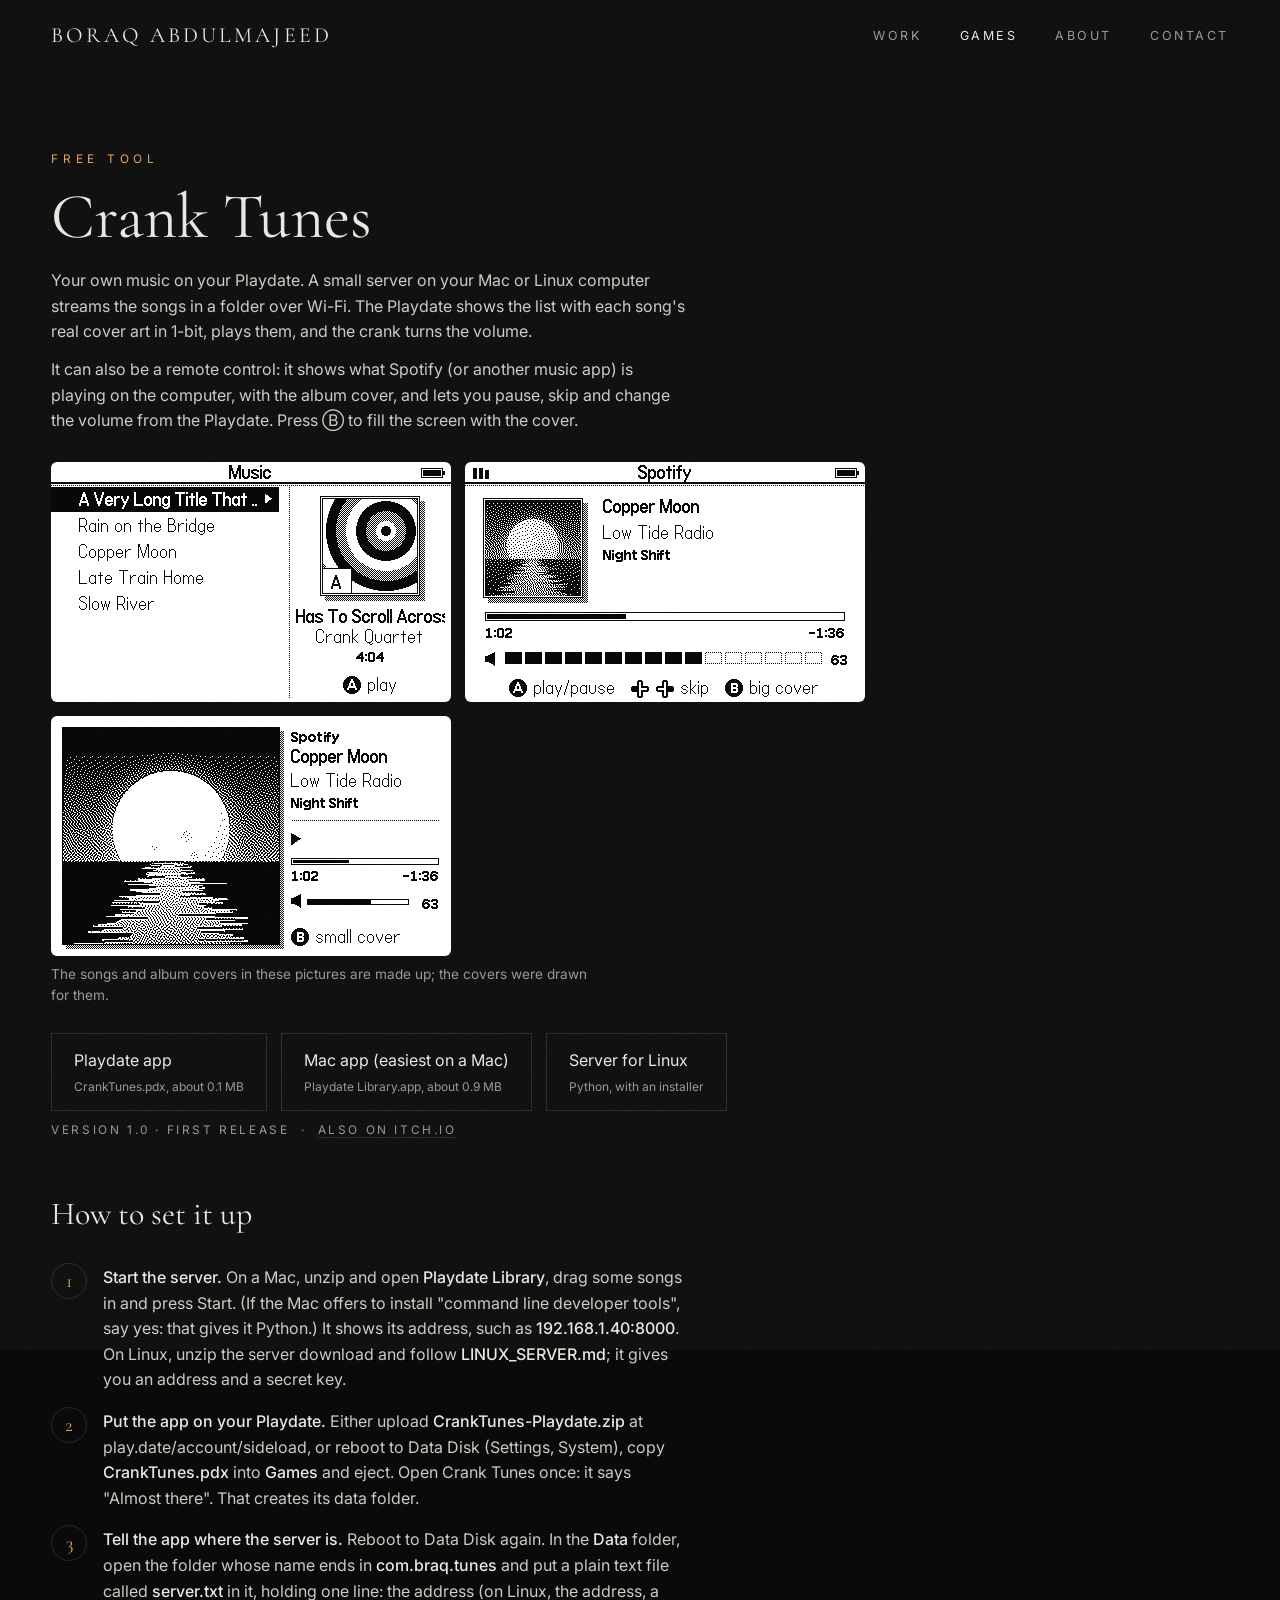
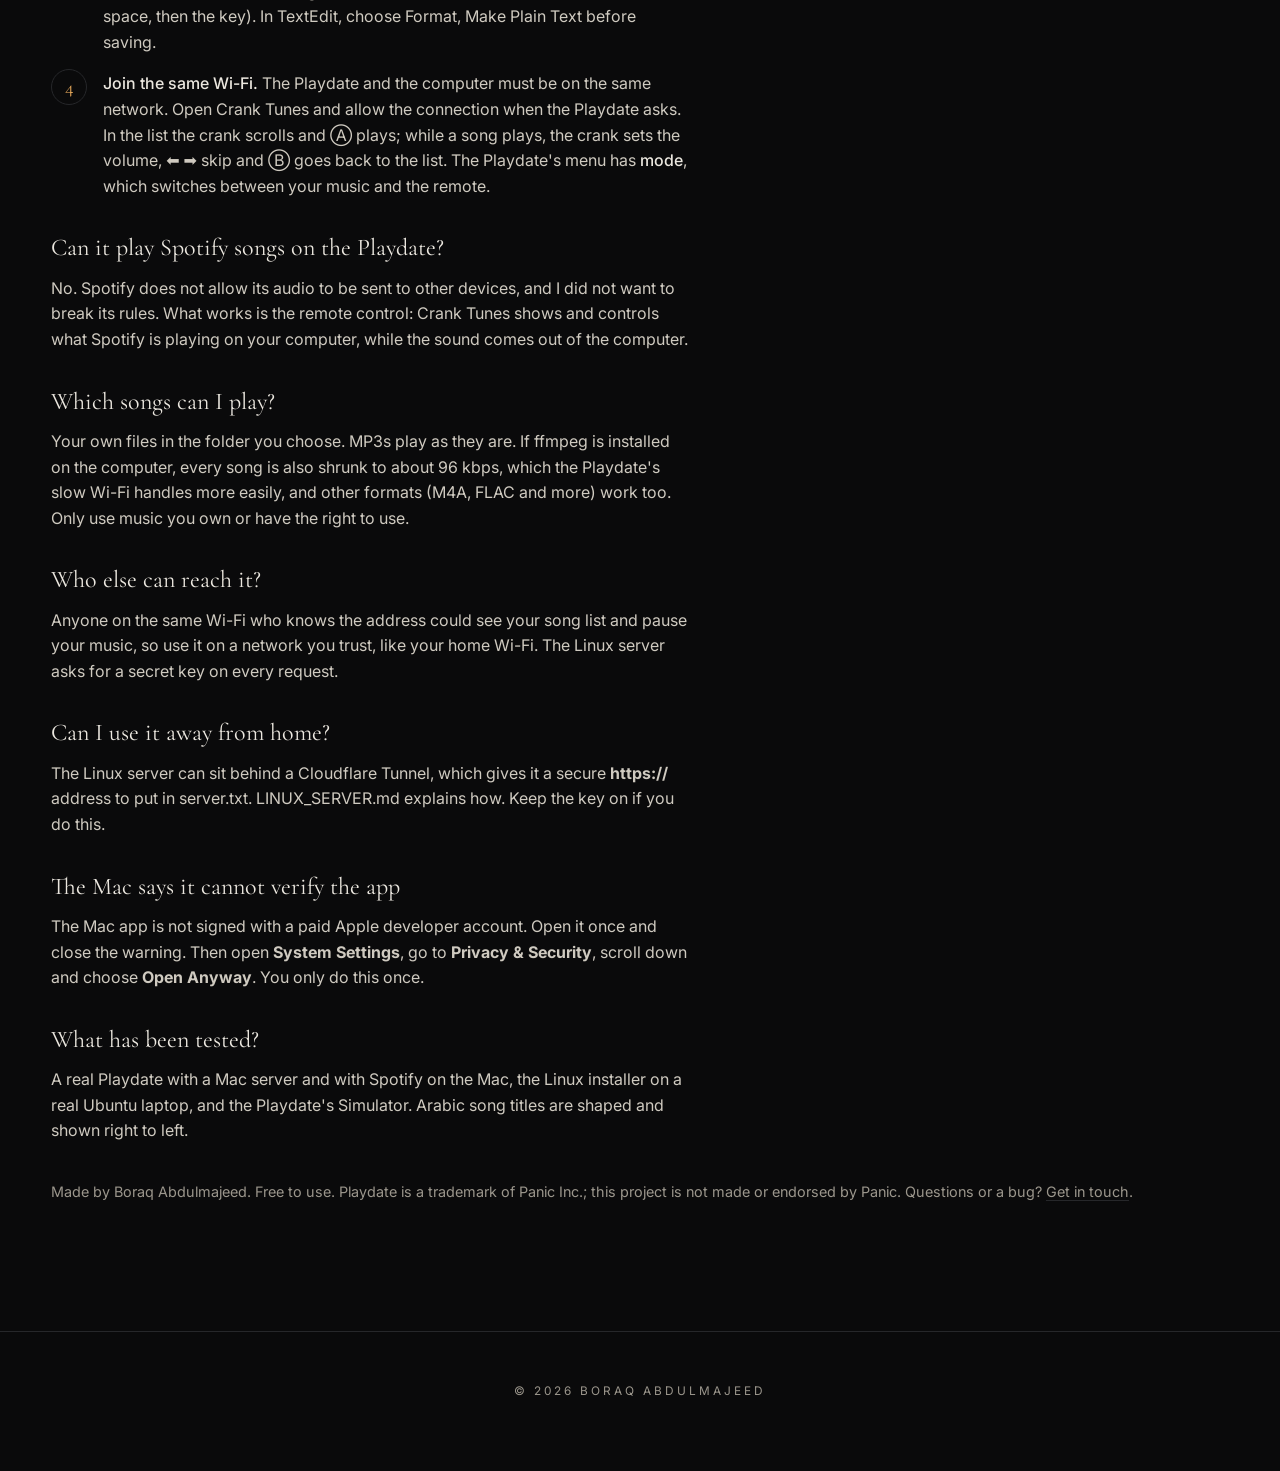
<file: crank-tunes.html>
<!doctype html>
<html lang="en">
<head>
<meta charset="utf-8">
<meta name="viewport" content="width=device-width, initial-scale=1">
<link rel="preconnect" href="https://fonts.googleapis.com">
<link rel="preconnect" href="https://fonts.gstatic.com" crossorigin>
<link href="https://fonts.googleapis.com/css2?family=Cormorant+Garamond:ital,wght@0,400;0,500;1,400&family=Inter:wght@300;400;500&family=Silkscreen&display=swap" rel="stylesheet">
<link rel="icon" href="favicon.svg" type="image/svg+xml">
<link rel="stylesheet" href="style.css">
<title>Crank Tunes: Boraq Abdulmajeed</title>
<meta property="og:type" content="website">
<meta property="og:title" content="Crank Tunes: your music on your Playdate">
<meta property="og:description" content="Play your own songs from your computer on a Playdate over Wi-Fi, and remote-control Spotify or other music apps with the crank.">
<meta property="og:image" content="https://bojacks1.github.io/og.png">
<meta name="twitter:card" content="summary_large_image">
<meta name="description" content="Play your own songs from your computer on a Playdate over Wi-Fi, and remote-control Spotify or other music apps with the crank.">
<style>
  .cl-card { image-rendering: pixelated; width: 100%; max-width: 700px; border-radius: 6px; margin: 28px 0 8px; background: #fff; }
  .cl-steps { list-style: none; counter-reset: step; display: grid; gap: 16px; margin: 26px 0 8px; max-width: 40em; }
  .cl-steps li { counter-increment: step; padding-left: 52px; position: relative; color: #cfcac0; }
  .cl-steps li::before { content: counter(step); position: absolute; left: 0; top: -2px; width: 34px; height: 34px; border-radius: 50%; border: 1px solid var(--line); display: grid; place-items: center; color: var(--accent); font-family: var(--serif); font-size: 1.2rem; }
  .cl-steps b { color: var(--ink); font-weight: 500; }
  .cl-downloads { display: flex; flex-wrap: wrap; gap: 14px; margin: 26px 0 10px; }
  .cl-downloads a { display: block; padding: 14px 22px; border: 1px solid var(--line); transition: border-color .2s, color .2s; }
  .cl-downloads a:hover { border-color: var(--accent); color: var(--accent); }
  .cl-downloads small { display: block; color: var(--ink-dim); font-size: .75rem; margin-top: 3px; }
  .cl-faq h3 { font-family: var(--serif); font-weight: 400; font-size: 1.5rem; margin: 30px 0 8px; }
  .cl-faq p, .cl-prose p { color: #cfcac0; max-width: 40em; margin-bottom: 12px; }
  .shots { display: flex; flex-wrap: wrap; gap: 14px; margin: 28px 0 8px; }
  .shots img { image-rendering: pixelated; width: 100%; max-width: 400px; border-radius: 6px; background: #fff; }
</style>
</head>
<body>
<header class="nav">
  <a class="brand" href="index.html">Boraq Abdulmajeed</a>
  <nav><ul>
    <li><a href="index.html#work" data-n="work">Work</a></li>
    <li><a href="games.html" data-n="games" class="here">Games</a></li>
    <li><a href="about.html" data-n="about">About</a></li>
    <li><a href="about.html#contact">Contact</a></li>
  </ul></nav>
</header>

<section class="block" style="padding-top:150px">
  <p class="eyebrow">Free tool</p>
  <h2 class="title">Crank Tunes</h2>
  <div class="cl-prose">
    <p style="margin-top:18px">Your own music on your Playdate. A small server on your Mac or Linux computer streams the songs in a folder over Wi-Fi. The Playdate shows the list with each song's real cover art in 1-bit, plays them, and the crank turns the volume.</p>
    <p>It can also be a remote control: it shows what Spotify (or another music app) is playing on the computer, with the album cover, and lets you pause, skip and change the volume from the Playdate. Press Ⓑ to fill the screen with the cover.</p>
  </div>
  <div class="shots">
    <img src="crank-tunes-library.png" alt="The Crank Tunes library: a list of songs, with the playing song's cover beside it">
    <img src="crank-tunes-remote.png" alt="Crank Tunes as a remote for Spotify on the computer: the song, its cover, a progress bar and the volume">
    <img src="crank-tunes-bigcover.png" alt="The big cover page: the album cover filling most of the Playdate's screen, with the song beside it">
  </div>
  <p style="color:var(--ink-dim);font-size:.85rem;max-width:40em">The songs and album covers in these pictures are made up; the covers were drawn for them.</p>

  <div class="cl-downloads">
    <a href="CrankTunes-Playdate.zip" download>Playdate app<small>CrankTunes.pdx, about 0.1 MB</small></a>
    <a href="PlaydateLibrary-Mac.zip" download>Mac app (easiest on a Mac)<small>Playdate Library.app, about 0.9 MB</small></a>
    <a href="CrankTunes-Server.zip" download>Server for Linux<small>Python, with an installer</small></a>
  </div>
  <p class="status">Version 1.0 · first release &nbsp;·&nbsp; <a href="https://boraqabdulmajeed.itch.io/crank-tunes" style="border-bottom:1px solid var(--line)">Also on itch.io</a></p>

  <h3 style="font-family:var(--serif);font-weight:400;font-size:2rem;margin-top:48px">How to set it up</h3>
  <ol class="cl-steps">
    <li><b>Start the server.</b> On a Mac, unzip and open <b>Playdate Library</b>, drag some songs in and press Start. (If the Mac offers to install "command line developer tools", say yes: that gives it Python.) It shows its address, such as <b>192.168.1.40:8000</b>. On Linux, unzip the server download and follow <b>LINUX_SERVER.md</b>; it gives you an address and a secret key.</li>
    <li><b>Put the app on your Playdate.</b> Either upload <b>CrankTunes-Playdate.zip</b> at play.date/account/sideload, or reboot to Data Disk (Settings, System), copy <b>CrankTunes.pdx</b> into <b>Games</b> and eject. Open Crank Tunes once: it says "Almost there". That creates its data folder.</li>
    <li><b>Tell the app where the server is.</b> Reboot to Data Disk again. In the <b>Data</b> folder, open the folder whose name ends in <b>com.braq.tunes</b> and put a plain text file called <b>server.txt</b> in it, holding one line: the address (on Linux, the address, a space, then the key). In TextEdit, choose Format, Make Plain Text before saving.</li>
    <li><b>Join the same Wi-Fi.</b> The Playdate and the computer must be on the same network. Open Crank Tunes and allow the connection when the Playdate asks. In the list the crank scrolls and Ⓐ plays; while a song plays, the crank sets the volume, ⬅️ ➡️ skip and Ⓑ goes back to the list. The Playdate's menu has <b>mode</b>, which switches between your music and the remote.</li>
  </ol>

  <div class="cl-faq">
    <h3>Can it play Spotify songs on the Playdate?</h3>
    <p>No. Spotify does not allow its audio to be sent to other devices, and I did not want to break its rules. What works is the remote control: Crank Tunes shows and controls what Spotify is playing on your computer, while the sound comes out of the computer.</p>
    <h3>Which songs can I play?</h3>
    <p>Your own files in the folder you choose. MP3s play as they are. If ffmpeg is installed on the computer, every song is also shrunk to about 96 kbps, which the Playdate's slow Wi-Fi handles more easily, and other formats (M4A, FLAC and more) work too. Only use music you own or have the right to use.</p>
    <h3>Who else can reach it?</h3>
    <p>Anyone on the same Wi-Fi who knows the address could see your song list and pause your music, so use it on a network you trust, like your home Wi-Fi. The Linux server asks for a secret key on every request.</p>
    <h3>Can I use it away from home?</h3>
    <p>The Linux server can sit behind a Cloudflare Tunnel, which gives it a secure <b>https://</b> address to put in server.txt. LINUX_SERVER.md explains how. Keep the key on if you do this.</p>
    <h3>The Mac says it cannot verify the app</h3>
    <p>The Mac app is not signed with a paid Apple developer account. Open it once and close the warning. Then open <b>System Settings</b>, go to <b>Privacy &amp; Security</b>, scroll down and choose <b>Open Anyway</b>. You only do this once.</p>
    <h3>What has been tested?</h3>
    <p>A real Playdate with a Mac server and with Spotify on the Mac, the Linux installer on a real Ubuntu laptop, and the Playdate's Simulator. Arabic song titles are shaped and shown right to left.</p>
  </div>
  <p style="margin-top:36px;color:var(--ink-dim);font-size:.9rem">Made by Boraq Abdulmajeed. Free to use. Playdate is a trademark of Panic Inc.; this project is not made or endorsed by Panic. Questions or a bug? <a href="about.html#contact" style="border-bottom:1px solid var(--line)">Get in touch</a>.</p>
</section>
<footer>© 2026 Boraq Abdulmajeed</footer>
<script src="site.js"></script>
</body>
</html>
</file>
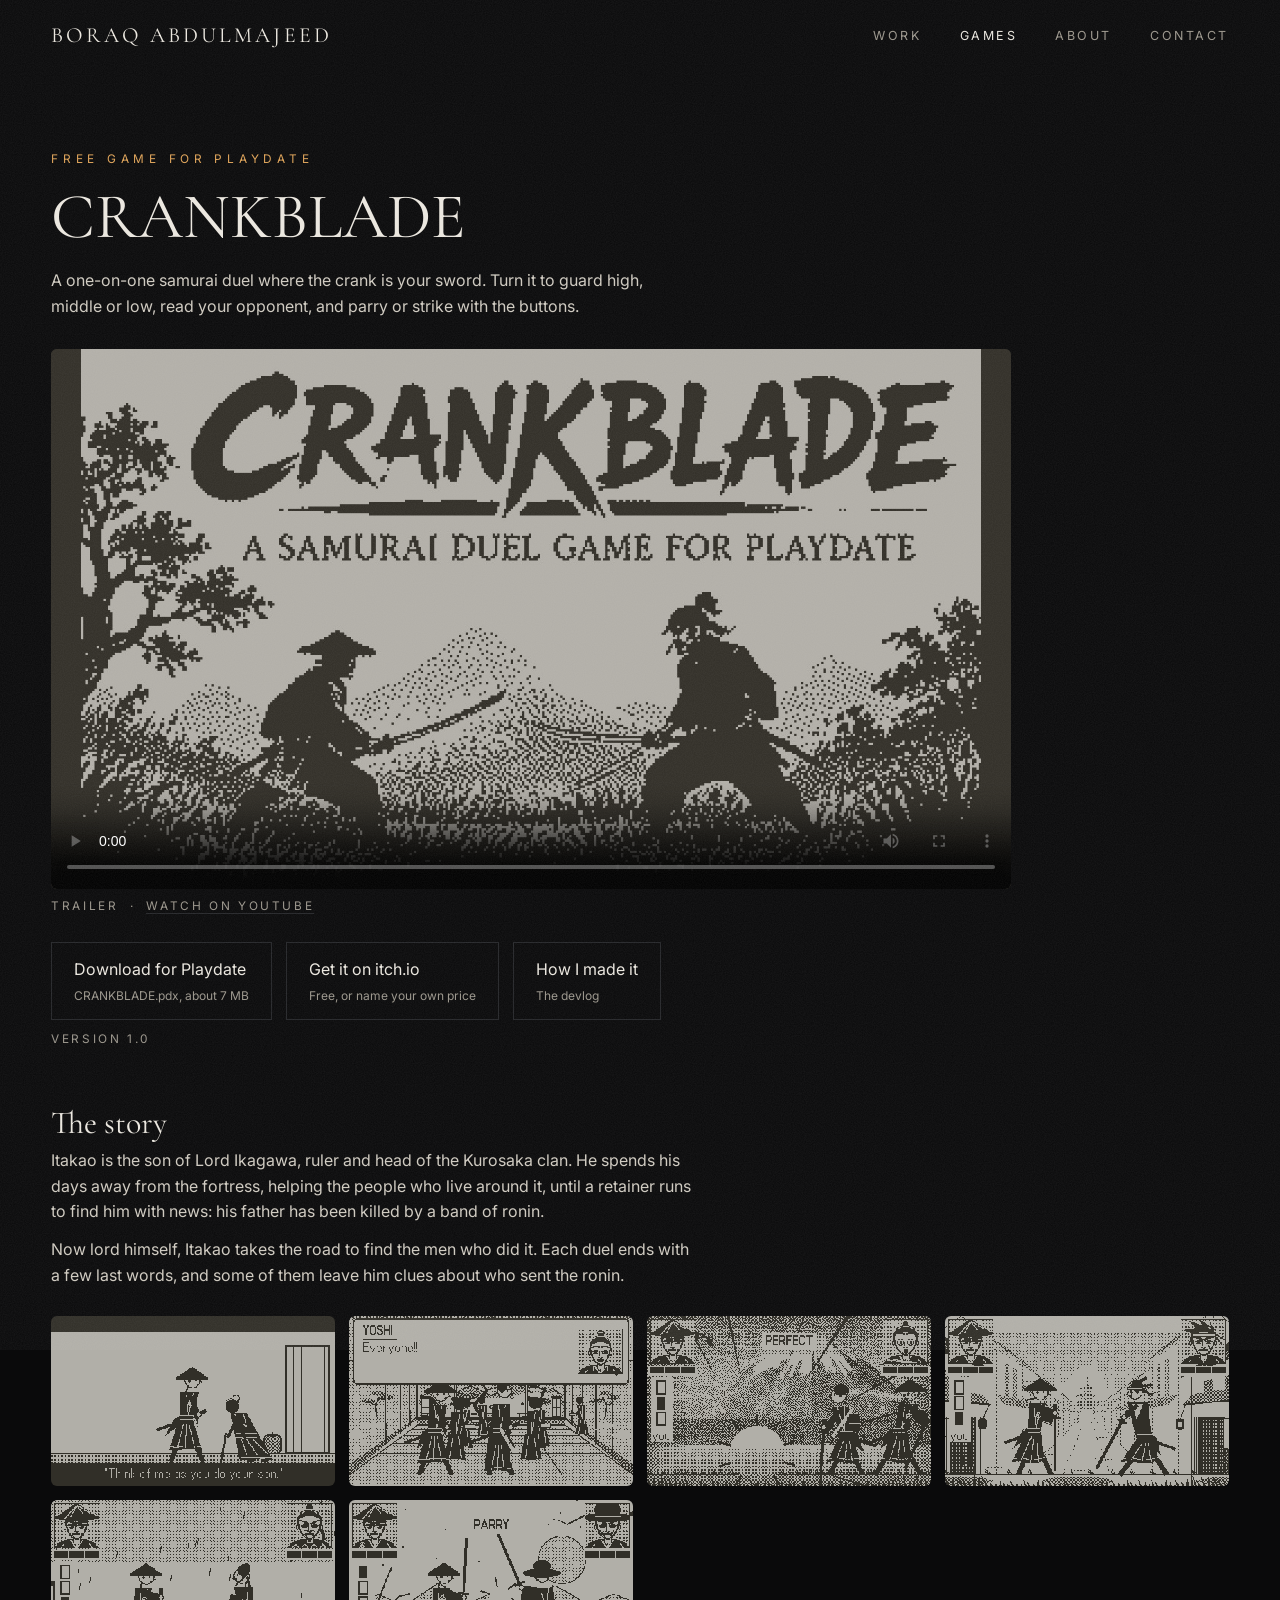
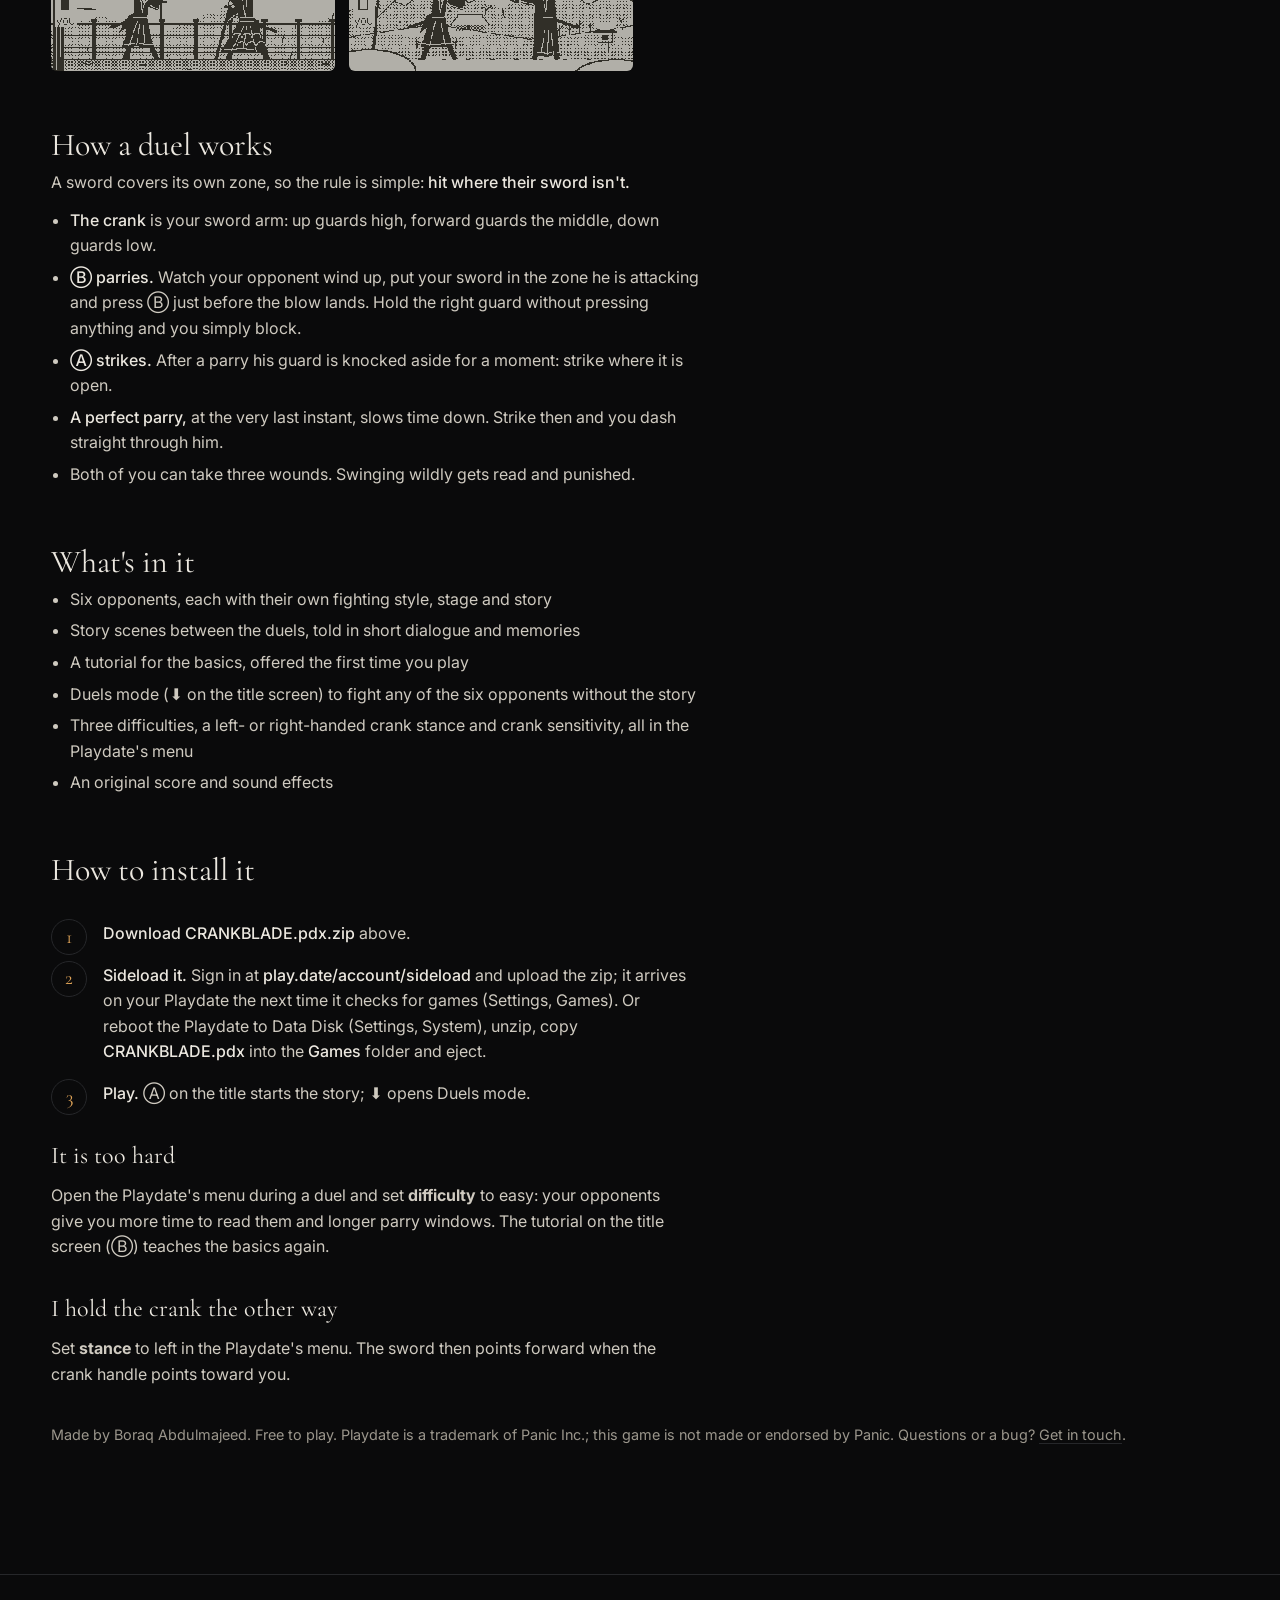
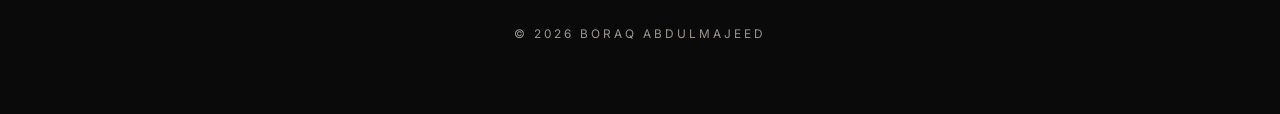
<file: crankblade.html>
<!doctype html>
<html lang="en">
<head>
<meta charset="utf-8">
<meta name="viewport" content="width=device-width, initial-scale=1">
<link rel="preconnect" href="https://fonts.googleapis.com">
<link rel="preconnect" href="https://fonts.gstatic.com" crossorigin>
<link href="https://fonts.googleapis.com/css2?family=Cormorant+Garamond:ital,wght@0,400;0,500;1,400&family=Inter:wght@300;400;500&family=Silkscreen&display=swap" rel="stylesheet">
<link rel="icon" href="favicon.svg" type="image/svg+xml">
<link rel="stylesheet" href="style.css">
<title>CRANKBLADE: Boraq Abdulmajeed</title>
<meta property="og:type" content="website">
<meta property="og:title" content="CRANKBLADE: a samurai duel game for Playdate">
<meta property="og:description" content="A one-on-one samurai duel where the crank is your sword. Six opponents, a story of revenge, free for Playdate.">
<meta property="og:image" content="https://bojacks1.github.io/crankblade-poster.jpg">
<meta name="twitter:card" content="summary_large_image">
<meta name="description" content="A one-on-one samurai duel where the crank is your sword. Six opponents, a story of revenge, free for Playdate.">
<style>
  /* the trailer: the Playdate picture inside it is already letterboxed on the dark Playdate colour, so the frame only needs a soft edge */
  .cb-trailer { width: 100%; max-width: 960px; aspect-ratio: 16 / 9; display: block; margin: 30px 0 8px; border-radius: 6px; background: #312f28; }
  .cl-steps { list-style: none; counter-reset: step; display: grid; gap: 16px; margin: 26px 0 8px; max-width: 40em; }
  .cl-steps li { counter-increment: step; padding-left: 52px; position: relative; color: #cfcac0; }
  .cl-steps li::before { content: counter(step); position: absolute; left: 0; top: -2px; width: 34px; height: 34px; border-radius: 50%; border: 1px solid var(--line); display: grid; place-items: center; color: var(--accent); font-family: var(--serif); font-size: 1.2rem; }
  .cl-steps b { color: var(--ink); font-weight: 500; }
  .cl-downloads { display: flex; flex-wrap: wrap; gap: 14px; margin: 26px 0 10px; }
  .cl-downloads a { display: block; padding: 14px 22px; border: 1px solid var(--line); transition: border-color .2s, color .2s; }
  .cl-downloads a:hover { border-color: var(--accent); color: var(--accent); }
  .cl-downloads small { display: block; color: var(--ink-dim); font-size: .75rem; margin-top: 3px; }
  .cl-faq h3 { font-family: var(--serif); font-weight: 400; font-size: 1.5rem; margin: 30px 0 8px; }
  .cl-faq p, .cl-prose p { color: #cfcac0; max-width: 40em; margin-bottom: 12px; }
  .cl-prose ul { color: #cfcac0; max-width: 40em; margin: 0 0 12px 1.2em; display: grid; gap: 6px; }
  .cl-prose b { color: var(--ink); font-weight: 500; }
  .shots { display: grid; grid-template-columns: repeat(auto-fill, minmax(280px, 1fr)); gap: 14px; margin: 28px 0 8px; max-width: 1240px; }
  .shots img { image-rendering: pixelated; width: 100%; border-radius: 6px; }
  .cb-h3 { font-family: var(--serif); font-weight: 400; font-size: 2rem; margin-top: 48px; }
</style>
</head>
<body>
<header class="nav">
  <a class="brand" href="index.html">Boraq Abdulmajeed</a>
  <nav><ul>
    <li><a href="index.html#work" data-n="work">Work</a></li>
    <li><a href="games.html" data-n="games" class="here">Games</a></li>
    <li><a href="about.html" data-n="about">About</a></li>
    <li><a href="about.html#contact">Contact</a></li>
  </ul></nav>
</header>

<section class="block" style="padding-top:150px">
  <p class="eyebrow">Free game for Playdate</p>
  <h2 class="title">CRANKBLADE</h2>
  <div class="cl-prose">
    <p style="margin-top:18px">A one-on-one samurai duel where the crank is your sword. Turn it to guard high, middle or low, read your opponent, and parry or strike with the buttons.</p>
  </div>

  <video class="cb-trailer" controls preload="metadata" playsinline poster="crankblade-poster.jpg">
    <source src="crankblade-trailer.mp4" type="video/mp4">
    Your browser cannot play this video. <a href="https://youtu.be/NLjqtnUTWzw">Watch the trailer on YouTube</a>.
  </video>
  <p class="status">Trailer &nbsp;·&nbsp; <a href="https://youtu.be/NLjqtnUTWzw" style="border-bottom:1px solid var(--line)">Watch on YouTube</a></p>

  <div class="cl-downloads">
    <a href="CRANKBLADE.pdx.zip" download>Download for Playdate<small>CRANKBLADE.pdx, about 7 MB</small></a>
    <a href="https://boraqabdulmajeed.itch.io/crankblade">Get it on itch.io<small>Free, or name your own price</small></a>
    <a href="https://boraqabdulmajeed.itch.io/crankblade/devlog/1746939/crankblade-a-playdate-game">How I made it<small>The devlog</small></a>
  </div>
  <p class="status">Version 1.0</p>

  <h3 class="cb-h3">The story</h3>
  <div class="cl-prose">
    <p>Itakao is the son of Lord Ikagawa, ruler and head of the Kurosaka clan. He spends his days away from the fortress, helping the people who live around it, until a retainer runs to find him with news: his father has been killed by a band of ronin.</p>
    <p>Now lord himself, Itakao takes the road to find the men who did it. Each duel ends with a few last words, and some of them leave him clues about who sent the ronin.</p>
  </div>

  <div class="shots">
    <img src="crankblade-memory.png" alt="Itakao and Lady Hiroca outside her house: &quot;Think of me as you do your son.&quot;">
    <img src="crankblade-story.png" alt="The great hall of the castle, where Yoshi calls the clan's officials to attention">
    <img src="crankblade-dash.png" alt="A perfect parry on the slopes of Mount Yotei: time slows and Itakao dashes through his opponent">
    <img src="crankblade-village.png" alt="A duel in a village street at dusk">
    <img src="crankblade-bridge.png" alt="A duel on a bridge in the rain">
    <img src="crankblade-winter.png" alt="A duel on a snowy field under the moon">
  </div>

  <h3 class="cb-h3">How a duel works</h3>
  <div class="cl-prose">
    <p>A sword covers its own zone, so the rule is simple: <b>hit where their sword isn't.</b></p>
    <ul>
      <li><b>The crank</b> is your sword arm: up guards high, forward guards the middle, down guards low.</li>
      <li><b>Ⓑ parries.</b> Watch your opponent wind up, put your sword in the zone he is attacking and press Ⓑ just before the blow lands. Hold the right guard without pressing anything and you simply block.</li>
      <li><b>Ⓐ strikes.</b> After a parry his guard is knocked aside for a moment: strike where it is open.</li>
      <li><b>A perfect parry,</b> at the very last instant, slows time down. Strike then and you dash straight through him.</li>
      <li>Both of you can take three wounds. Swinging wildly gets read and punished.</li>
    </ul>
  </div>

  <h3 class="cb-h3">What's in it</h3>
  <div class="cl-prose">
    <ul>
      <li>Six opponents, each with their own fighting style, stage and story</li>
      <li>Story scenes between the duels, told in short dialogue and memories</li>
      <li>A tutorial for the basics, offered the first time you play</li>
      <li>Duels mode (⬇️ on the title screen) to fight any of the six opponents without the story</li>
      <li>Three difficulties, a left- or right-handed crank stance and crank sensitivity, all in the Playdate's menu</li>
      <li>An original score and sound effects</li>
    </ul>
  </div>

  <h3 class="cb-h3">How to install it</h3>
  <ol class="cl-steps">
    <li><b>Download CRANKBLADE.pdx.zip</b> above.</li>
    <li><b>Sideload it.</b> Sign in at <b>play.date/account/sideload</b> and upload the zip; it arrives on your Playdate the next time it checks for games (Settings, Games). Or reboot the Playdate to Data Disk (Settings, System), unzip, copy <b>CRANKBLADE.pdx</b> into the <b>Games</b> folder and eject.</li>
    <li><b>Play.</b> Ⓐ on the title starts the story; ⬇️ opens Duels mode.</li>
  </ol>

  <div class="cl-faq">
    <h3>It is too hard</h3>
    <p>Open the Playdate's menu during a duel and set <b>difficulty</b> to easy: your opponents give you more time to read them and longer parry windows. The tutorial on the title screen (Ⓑ) teaches the basics again.</p>
    <h3>I hold the crank the other way</h3>
    <p>Set <b>stance</b> to left in the Playdate's menu. The sword then points forward when the crank handle points toward you.</p>
  </div>
  <p style="margin-top:36px;color:var(--ink-dim);font-size:.9rem">Made by Boraq Abdulmajeed. Free to play. Playdate is a trademark of Panic Inc.; this game is not made or endorsed by Panic. Questions or a bug? <a href="about.html#contact" style="border-bottom:1px solid var(--line)">Get in touch</a>.</p>
</section>
<footer>© 2026 Boraq Abdulmajeed</footer>
<script src="site.js"></script>
</body>
</html>
</file>
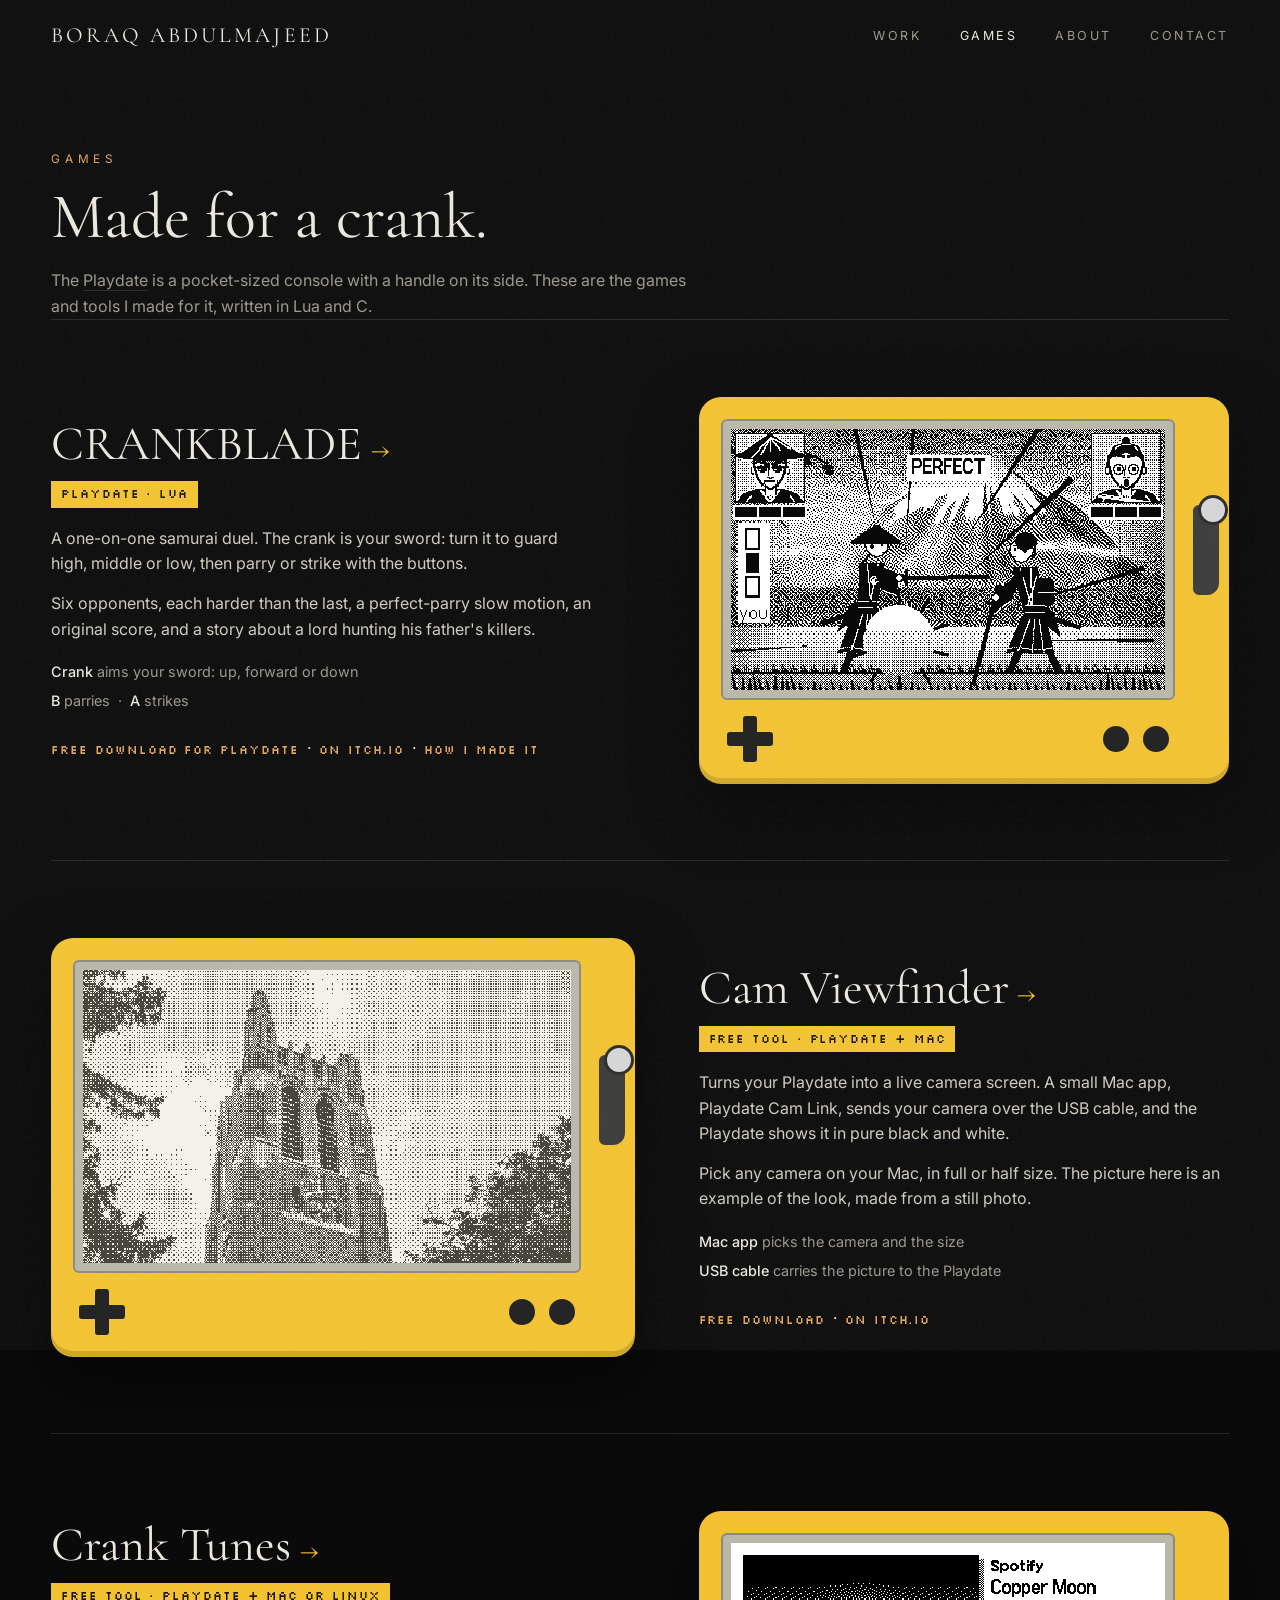
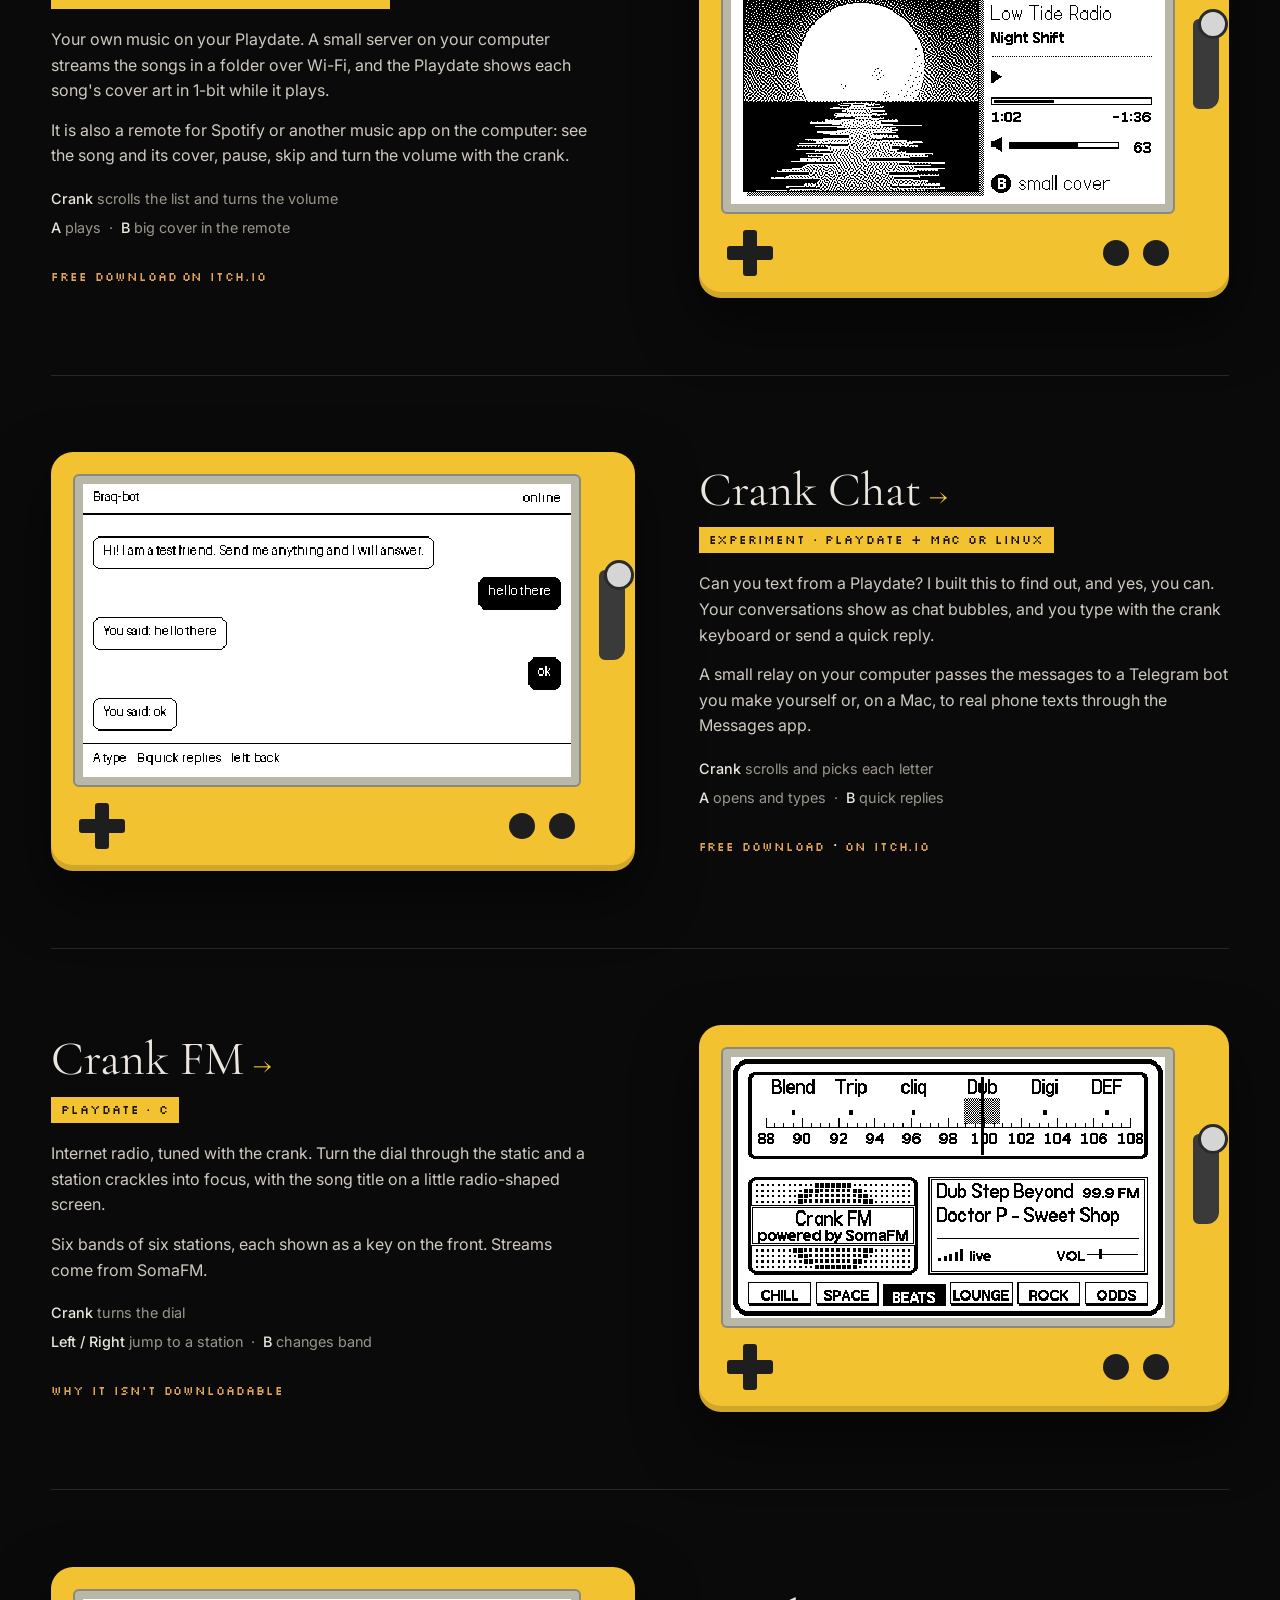
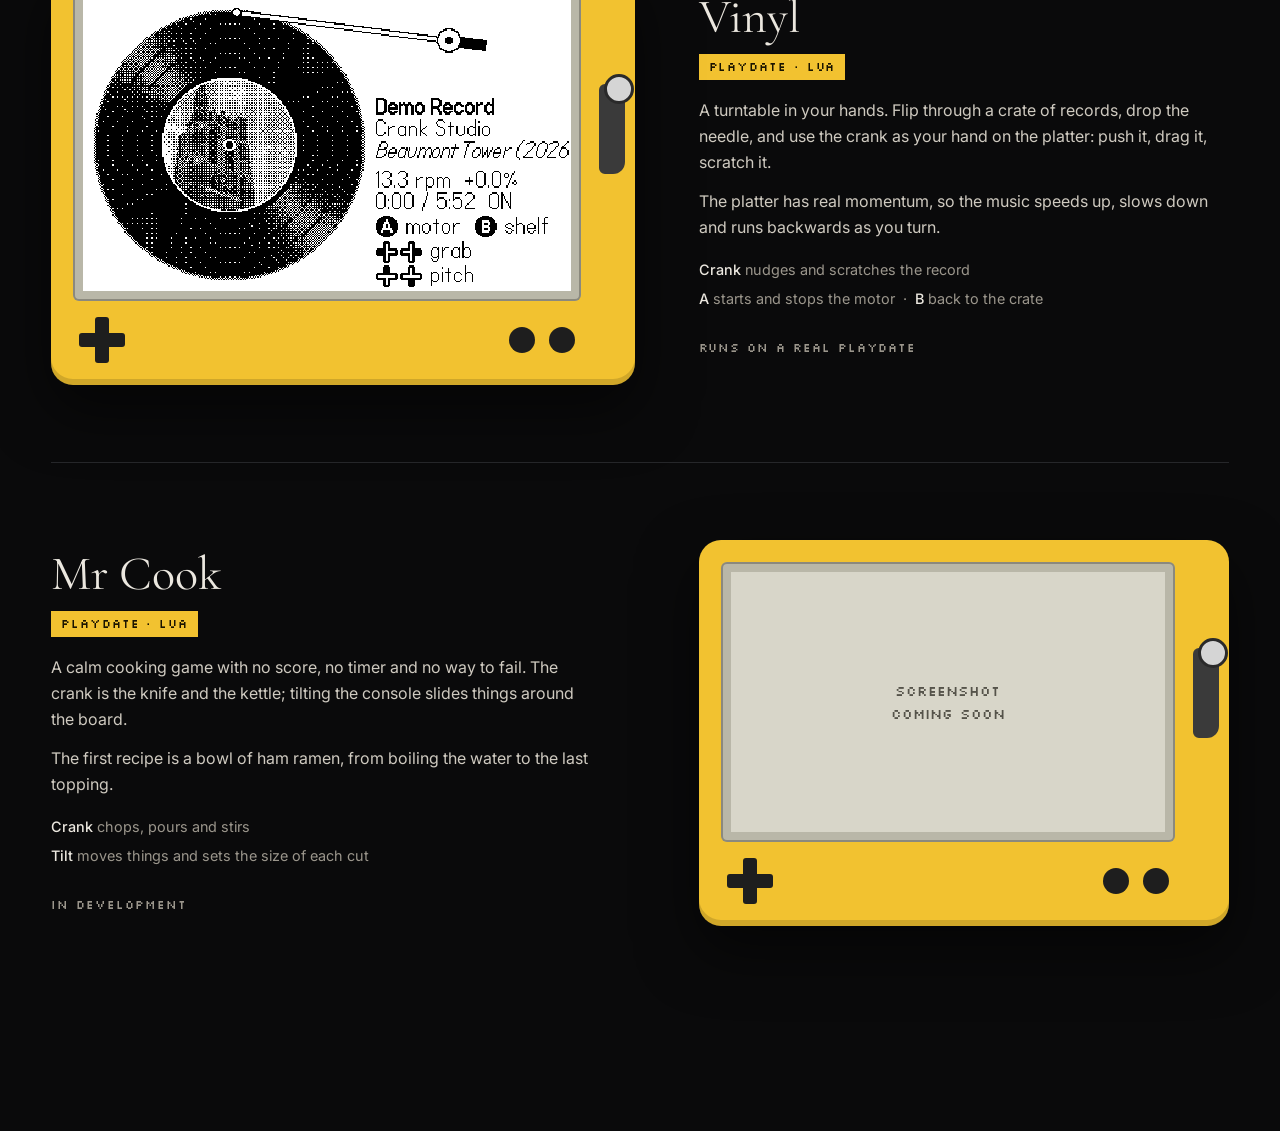
<file: games.html>
<!doctype html>
<html lang="en">
<head>
<meta charset="utf-8">
<meta name="viewport" content="width=device-width, initial-scale=1">
<link rel="preconnect" href="https://fonts.googleapis.com">
<link rel="preconnect" href="https://fonts.gstatic.com" crossorigin>
<link href="https://fonts.googleapis.com/css2?family=Cormorant+Garamond:ital,wght@0,400;0,500;1,400&family=Inter:wght@300;400;500&family=Silkscreen&display=swap" rel="stylesheet">
<link rel="icon" href="favicon.svg" type="image/svg+xml">
<link rel="stylesheet" href="style.css">
<title>Games: Boraq Abdulmajeed</title>
<meta property="og:type" content="website">
<meta property="og:title" content="Games: Boraq Abdulmajeed">
<meta property="og:description" content="Small games for the Playdate, a handheld console with a crank.">
<meta property="og:image" content="https://bojacks1.github.io/og.png">
<meta name="twitter:card" content="summary_large_image">
<meta name="description" content="Small games for the Playdate, a handheld console with a crank.">
</head>
<body class="games-page">
<header class="nav">
  <a class="brand" href="index.html">Boraq Abdulmajeed</a>
  <nav><ul>
    <li><a href="index.html#work" data-n="work">Work</a></li>
    <li><a href="games.html" data-n="games" class="here">Games</a></li>
    <li><a href="about.html" data-n="about">About</a></li>
    <li><a href="about.html#contact">Contact</a></li>
  </ul></nav>
</header>
<section class="block" style="padding-top:150px">
  <p class="eyebrow">Games</p>
  <h2 class="title">Made for a crank.</h2>
  <p style="color:var(--ink-dim);max-width:40em;margin-top:18px">
    The <a href="https://play.date" rel="noopener" style="border-bottom:1px solid var(--line)">Playdate</a> is a pocket-sized console with a handle on its side.
    These are the games and tools I made for it, written in Lua and C.
  </p>

  <!-- ================= CRANKBLADE ================= -->
  <article class="game" id="crankblade">
    <div class="console">
      <div class="screen"><img class="shot" src="crankblade-dash.gif" alt="A looping clip of CRANKBLADE: a perfect parry, then the hero dashes straight through his opponent"></div>
      <div class="pad"><span class="dpad"></span><span class="ab"><i></i><i></i></span></div>
      <span class="crank"></span>
    </div>
    <div>
      <h3><a class="more" href="crankblade.html">CRANKBLADE<span aria-hidden="true"> &rarr;</span></a></h3>
      <span class="tag pixel">Playdate · Lua</span>
      <p>A one-on-one samurai duel. The crank is your sword: turn it to guard high, middle or low, then parry or strike with the buttons.</p>
      <p>Six opponents, each harder than the last, a perfect-parry slow motion, an original score, and a story about a lord hunting his father's killers.</p>
      <ul class="controls">
        <li><b>Crank</b> aims your sword: up, forward or down</li>
        <li><b>B</b> parries &nbsp;·&nbsp; <b>A</b> strikes</li>
      </ul>
      <a class="status live pixel" href="CRANKBLADE.pdx.zip" download>Free download for Playdate</a>
      &nbsp;·&nbsp;
      <a class="status live pixel" style="white-space:nowrap" href="https://boraqabdulmajeed.itch.io/crankblade">On itch.io</a>
      &nbsp;·&nbsp;
      <a class="status live pixel" style="white-space:nowrap" href="https://boraqabdulmajeed.itch.io/crankblade/devlog/1746939/crankblade-a-playdate-game">How I made it</a>
    </div>
  </article>

  <!-- ================= CAM VIEWFINDER ================= -->
  <article class="game" id="cam-viewfinder">
    <div class="console">
      <div class="screen"><img class="shot" src="camlink-example.png" style="filter:brightness(1.38)" alt="An example of the 1-bit picture: Beaumont Tower in black and white dots"></div>
      <div class="pad"><span class="dpad"></span><span class="ab"><i></i><i></i></span></div>
      <span class="crank"></span>
    </div>
    <div>
      <h3><a class="more" href="camlink.html">Cam Viewfinder<span aria-hidden="true"> &rarr;</span></a></h3>
      <span class="tag pixel">Free tool · Playdate + Mac</span>
      <p>Turns your Playdate into a live camera screen. A small Mac app, Playdate Cam Link, sends your camera over the USB cable, and the Playdate shows it in pure black and white.</p>
      <p>Pick any camera on your Mac, in full or half size. The picture here is an example of the look, made from a still photo.</p>
      <ul class="controls">
        <li><b>Mac app</b> picks the camera and the size</li>
        <li><b>USB cable</b> carries the picture to the Playdate</li>
      </ul>
      <a class="status live pixel" href="camlink.html">Free download</a>
      &nbsp;·&nbsp;
      <a class="status live pixel" href="https://boraqabdulmajeed.itch.io/view-finder-for-the-playdate">On itch.io</a>
    </div>
  </article>

  <!-- ================= CRANK TUNES ================= -->
  <article class="game" id="crank-tunes">
    <div class="console">
      <div class="screen"><img class="shot" src="crank-tunes-bigcover.png" alt="Crank Tunes' big cover page: an album cover filling most of the Playdate's screen"></div>
      <div class="pad"><span class="dpad"></span><span class="ab"><i></i><i></i></span></div>
      <span class="crank"></span>
    </div>
    <div>
      <h3><a class="more" href="crank-tunes.html">Crank Tunes<span aria-hidden="true"> &rarr;</span></a></h3>
      <span class="tag pixel">Free tool · Playdate + Mac or Linux</span>
      <p>Your own music on your Playdate. A small server on your computer streams the songs in a folder over Wi-Fi, and the Playdate shows each song's cover art in 1-bit while it plays.</p>
      <p>It is also a remote for Spotify or another music app on the computer: see the song and its cover, pause, skip and turn the volume with the crank.</p>
      <ul class="controls">
        <li><b>Crank</b> scrolls the list and turns the volume</li>
        <li><b>A</b> plays &nbsp;·&nbsp; <b>B</b> big cover in the remote</li>
      </ul>
      <a class="status live pixel" href="crank-tunes.html">Free download</a>
      <a class="status live pixel" style="white-space:nowrap" href="https://boraqabdulmajeed.itch.io/crank-tunes">On itch.io</a>
    </div>
  </article>

  <!-- ================= CRANK CHAT ================= -->
  <article class="game" id="crank-chat">
    <div class="console">
      <div class="screen"><img class="shot" src="crank-chat-thread.png" alt="A Crank Chat conversation on the Playdate, in chat bubbles"></div>
      <div class="pad"><span class="dpad"></span><span class="ab"><i></i><i></i></span></div>
      <span class="crank"></span>
    </div>
    <div>
      <h3><a class="more" href="crank-chat.html">Crank Chat<span aria-hidden="true"> &rarr;</span></a></h3>
      <span class="tag pixel">Experiment · Playdate + Mac or Linux</span>
      <p>Can you text from a Playdate? I built this to find out, and yes, you can. Your conversations show as chat bubbles, and you type with the crank keyboard or send a quick reply.</p>
      <p>A small relay on your computer passes the messages to a Telegram bot you make yourself or, on a Mac, to real phone texts through the Messages app.</p>
      <ul class="controls">
        <li><b>Crank</b> scrolls and picks each letter</li>
        <li><b>A</b> opens and types &nbsp;·&nbsp; <b>B</b> quick replies</li>
      </ul>
      <a class="status live pixel" href="crank-chat.html">Free download</a>
      &nbsp;·&nbsp;
      <a class="status live pixel" style="white-space:nowrap" href="https://boraqabdulmajeed.itch.io/crank-chat">On itch.io</a>
    </div>
  </article>

  <!-- ================= CRANK FM ================= -->
  <article class="game" id="crank-fm">
    <div class="console">
      <div class="screen"><img class="shot" src="crankfm-beats.gif" alt="A looping clip of Crank FM: the speaker grille pulses to the beat while the song title scrolls"></div>
      <div class="pad"><span class="dpad"></span><span class="ab"><i></i><i></i></span></div>
      <span class="crank"></span>
    </div>
    <div>
      <h3><a class="more" href="crank-fm.html">Crank FM<span aria-hidden="true"> &rarr;</span></a></h3>
      <span class="tag pixel">Playdate · C</span>
      <p>Internet radio, tuned with the crank. Turn the dial through the static and a station crackles into focus, with the song title on a little radio-shaped screen.</p>
      <p>Six bands of six stations, each shown as a key on the front. Streams come from SomaFM.</p>
      <ul class="controls">
        <li><b>Crank</b> turns the dial</li>
        <li><b>Left / Right</b> jump to a station &nbsp;·&nbsp; <b>B</b> changes band</li>
      </ul>
      <a class="status live pixel" href="crank-fm.html">Why it isn't downloadable</a>
    </div>
  </article>

  <!-- ================= VINYL ================= -->
  <article class="game" id="vinyl">
    <div class="console">
      <div class="screen"><img class="shot" src="vinyl.gif" alt="A looping clip of Vinyl: a record slides onto the platter, the needle drops and the record spins up"></div>
      <div class="pad"><span class="dpad"></span><span class="ab"><i></i><i></i></span></div>
      <span class="crank"></span>
    </div>
    <div>
      <h3>Vinyl</h3>
      <span class="tag pixel">Playdate · Lua</span>
      <p>A turntable in your hands. Flip through a crate of records, drop the needle, and use the crank as your hand on the platter: push it, drag it, scratch it.</p>
      <p>The platter has real momentum, so the music speeds up, slows down and runs backwards as you turn.</p>
      <ul class="controls">
        <li><b>Crank</b> nudges and scratches the record</li>
        <li><b>A</b> starts and stops the motor &nbsp;·&nbsp; <b>B</b> back to the crate</li>
      </ul>
      <span class="status pixel">Runs on a real Playdate</span>
    </div>
  </article>

  <!-- ================= MR COOK ================= -->
  <article class="game" id="mr-cook">
    <div class="console">
      <div class="screen"><div class="soon-shot">Screenshot<br>coming soon</div></div>
      <div class="pad"><span class="dpad"></span><span class="ab"><i></i><i></i></span></div>
      <span class="crank"></span>
    </div>
    <div>
      <h3>Mr Cook</h3>
      <span class="tag pixel">Playdate · Lua</span>
      <p>A calm cooking game with no score, no timer and no way to fail. The crank is the knife and the kettle; tilting the console slides things around the board.</p>
      <p>The first recipe is a bowl of ham ramen, from boiling the water to the last topping.</p>
      <ul class="controls">
        <li><b>Crank</b> chops, pours and stirs</li>
        <li><b>Tilt</b> moves things and sets the size of each cut</li>
      </ul>
      <span class="status pixel">In development</span>
    </div>
  </article>
</section>

<script src="site.js"></script>
</body>
</html>
</file>
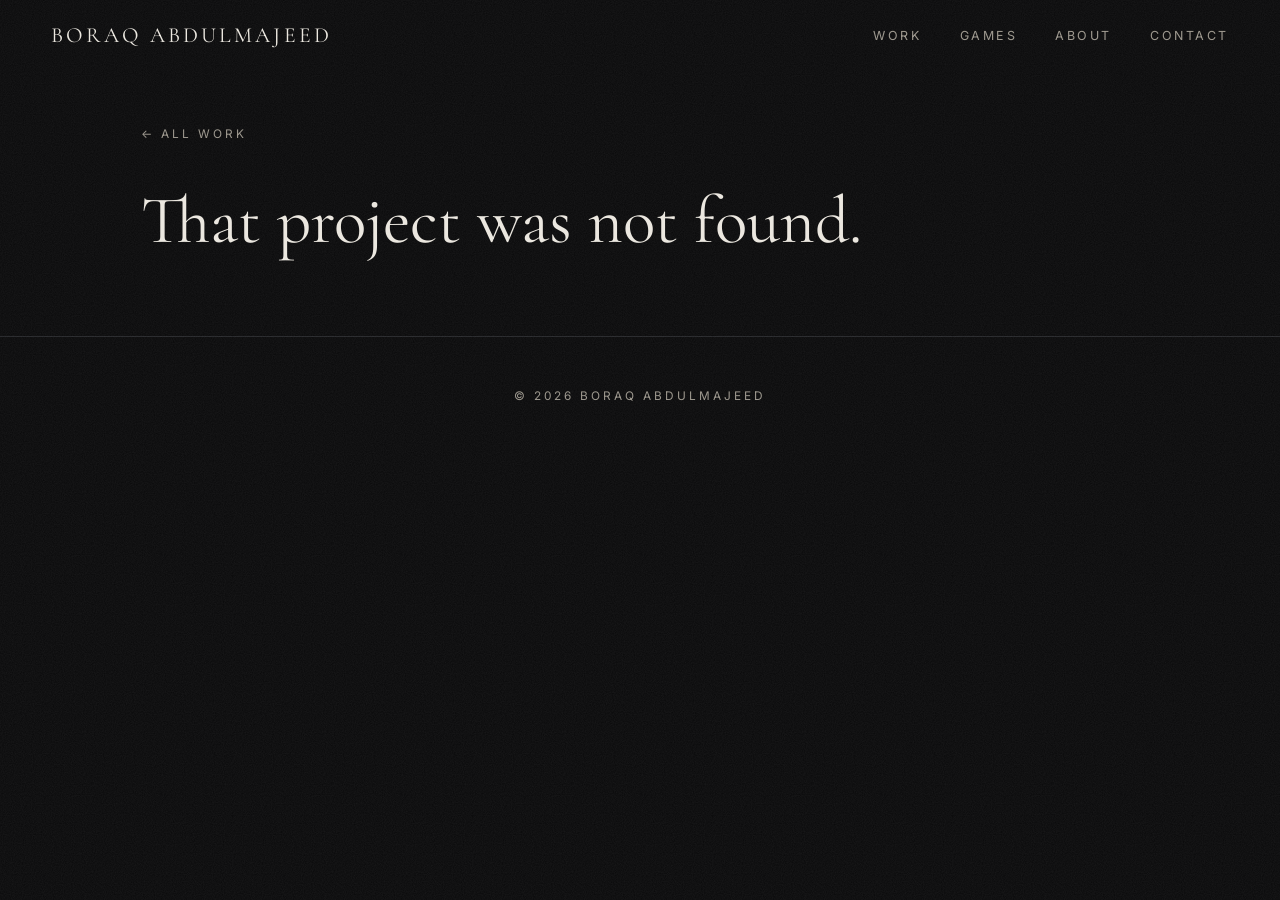
<file: project.html>
<!doctype html>
<html lang="en">
<head>
<meta charset="utf-8">
<meta name="viewport" content="width=device-width, initial-scale=1">
<link rel="preconnect" href="https://fonts.googleapis.com">
<link rel="preconnect" href="https://fonts.gstatic.com" crossorigin>
<link href="https://fonts.googleapis.com/css2?family=Cormorant+Garamond:ital,wght@0,400;0,500;1,400&family=Inter:wght@300;400;500&family=Silkscreen&display=swap" rel="stylesheet">
<link rel="icon" href="favicon.svg" type="image/svg+xml">
<link rel="stylesheet" href="style.css">
<title>Project: Boraq Abdulmajeed</title>
<meta property="og:type" content="website">
<meta property="og:title" content="Boraq Abdulmajeed">
<meta property="og:description" content="Films, photographs and games by Boraq Abdulmajeed.">
<meta property="og:image" content="https://bojacks1.github.io/og.png">
<meta name="twitter:card" content="summary_large_image">
</head>
<body>
<header class="nav">
  <a class="brand" href="index.html">Boraq Abdulmajeed</a>
  <nav><ul>
    <li><a href="index.html#work" data-n="work">Work</a></li>
    <li><a href="games.html" data-n="games">Games</a></li>
    <li><a href="about.html" data-n="about">About</a></li>
    <li><a href="about.html#contact">Contact</a></li>
  </ul></nav>
</header>
<main class="project" id="project">
  <a class="back" href="index.html#work">← All work</a>
  <div class="player" id="player"></div>
  <h1 id="title"></h1>
  <div class="facts" id="facts"></div>
  <p class="blurb" id="blurb"></p>
  <div id="gallery"></div>
  <div class="pager" id="pager"></div>
</main>
<footer>© 2026 Boraq Abdulmajeed</footer>
<script src="projects.js"></script>
<script src="albums.js"></script>
<script src="site.js"></script>
<script src="project.js"></script>
</body>
</html>
</file>
<file: style.css>
/*
 * style.css: the whole look of the site.
 *
 * The idea is a cinema at night: near-black pages, warm off-white type, one amber accent, a faint
 * film grain over everything, and pictures framed with thin letterbox bars. The Games page borrows
 * the Playdate's yellow and a pixel font, and only that page does.
 *
 * Colours and sizes are variables at the top, so changing the mood is a few edits.
 */

:root {
  --bg: #0a0a0b;            /* the page */
  --bg-2: #111214;          /* panels and cards */
  --ink: #ebe7df;           /* main text: warm white */
  --ink-dim: #9b968c;       /* secondary text */
  --line: #26272a;          /* thin rules */
  --accent: #e0a458;        /* amber, like a projector's light */
  --serif: "Cormorant Garamond", "Iowan Old Style", Georgia, serif;
  --sans: "Inter", system-ui, -apple-system, "Helvetica Neue", Arial, sans-serif;
  --pixel: "Silkscreen", "Courier New", monospace;
  --max: 1280px;            /* widest the content gets */
  --pad: clamp(18px, 4vw, 56px);
}

* { box-sizing: border-box; margin: 0; padding: 0; }
html { scroll-behavior: smooth; background: var(--bg); }
body {
  background: var(--bg);
  color: var(--ink);
  font-family: var(--sans);
  font-size: 16px;
  line-height: 1.6;
  -webkit-font-smoothing: antialiased;
}
a { color: inherit; text-decoration: none; }
img { display: block; max-width: 100%; }
[hidden] { display: none !important; }

/* ---- film grain: a fixed noise layer over everything, drifting a little each step ---- */
body::after {
  content: "";
  position: fixed; inset: -50%;
  z-index: 100; pointer-events: none;
  opacity: .07;
  background-image: url("data:image/svg+xml;utf8,<svg xmlns='http://www.w3.org/2000/svg' width='240' height='240'><filter id='n'><feTurbulence type='fractalNoise' baseFrequency='.9' numOctaves='2' stitchTiles='stitch'/><feColorMatrix values='0 0 0 0 1  0 0 0 0 1  0 0 0 0 1  0 0 0 .9 0'/></filter><rect width='100%' height='100%' filter='url(%23n)'/></svg>");
  animation: grain 0.9s steps(6) infinite;
}
@keyframes grain {
  0% { transform: translate(0, 0); }       20% { transform: translate(-3%, 2%); }
  40% { transform: translate(2%, -3%); }   60% { transform: translate(-2%, -1%); }
  80% { transform: translate(3%, 3%); }    100% { transform: translate(0, 0); }
}
@media (prefers-reduced-motion: reduce) { body::after { animation: none; } html { scroll-behavior: auto; } }

/* ---- navigation ---- */
.nav {
  position: fixed; top: 0; left: 0; right: 0; z-index: 50;
  display: flex; justify-content: space-between; align-items: center;
  padding: 18px var(--pad);
  transition: background .3s, border-color .3s, backdrop-filter .3s;
  border-bottom: 1px solid transparent;
}
.nav.solid { background: rgba(10,10,11,.82); backdrop-filter: blur(10px); border-color: var(--line); }
.brand { font-family: var(--serif); font-size: 1.35rem; letter-spacing: .14em; text-transform: uppercase; }
.nav ul { display: flex; gap: clamp(16px, 3vw, 40px); list-style: none; }
.nav ul a { font-size: .78rem; letter-spacing: .2em; text-transform: uppercase; color: var(--ink-dim); transition: color .2s; }
.nav ul a:hover, .nav ul a.here { color: var(--ink); }

/* ---- hero ---- */
.hero {
  position: relative; min-height: 100vh;
  display: grid; align-content: center; justify-items: center; text-align: center;
  padding: 120px var(--pad) 90px;
  overflow: hidden;
  background:
    radial-gradient(70% 55% at 50% 38%, rgba(224,164,88,.16), transparent 70%),
    radial-gradient(90% 60% at 50% 120%, rgba(60,110,130,.22), transparent 70%),
    var(--bg);
}
/* letterbox bars: the screen looks like a widescreen film frame */
.hero::before, .hero::after {
  content: ""; position: absolute; left: 0; right: 0; height: 9vh; background: #000; z-index: 2;
}
.hero::before { top: 0; }
.hero::after { bottom: 0; }
.hero-kicker { font-size: .78rem; letter-spacing: .5em; text-transform: uppercase; color: var(--accent); margin-bottom: 26px; }
.hero h1 {
  font-family: var(--serif); font-weight: 400;
  font-size: clamp(3rem, 10.5vw, 9.5rem); line-height: .95; letter-spacing: .02em;
}
.hero h1 em { font-style: italic; color: var(--accent); }
.hero-sub { margin-top: 30px; font-size: clamp(1rem, 1.6vw, 1.25rem); color: var(--ink-dim); max-width: 38em; }
.hero-cta { margin-top: 44px; display: flex; gap: 16px; flex-wrap: wrap; justify-content: center; z-index: 3; }
.btn {
  display: inline-block; padding: 13px 28px;
  border: 1px solid var(--ink); font-size: .78rem; letter-spacing: .22em; text-transform: uppercase;
  transition: background .2s, color .2s, border-color .2s;
}
.btn:hover { background: var(--ink); color: var(--bg); }
.btn.solid { background: var(--accent); border-color: var(--accent); color: #130d05; }
.btn.solid:hover { background: transparent; color: var(--accent); }
.scroll-hint { position: absolute; bottom: 12vh; left: 50%; transform: translateX(-50%); z-index: 3; font-size: .7rem; letter-spacing: .4em; color: var(--ink-dim); text-transform: uppercase; }

/* ---- sections ---- */
section.block { padding: clamp(70px, 10vw, 140px) var(--pad); max-width: var(--max); margin: 0 auto; }
.eyebrow { font-size: .74rem; letter-spacing: .4em; text-transform: uppercase; color: var(--accent); margin-bottom: 14px; }
h2.title { font-family: var(--serif); font-weight: 400; font-size: clamp(2.2rem, 5vw, 4rem); line-height: 1.05; }

/* ---- the work grid ---- */
.filters { display: flex; gap: 8px; flex-wrap: wrap; margin: 34px 0 40px; }
.filter {
  background: none; color: var(--ink-dim); border: 1px solid var(--line); cursor: pointer;
  padding: 8px 18px; font: inherit; font-size: .74rem; letter-spacing: .2em; text-transform: uppercase;
  transition: color .2s, border-color .2s, background .2s;
}
.filter:hover { color: var(--ink); border-color: var(--ink-dim); }
.filter.on { color: #130d05; background: var(--accent); border-color: var(--accent); }
.grid { display: grid; grid-template-columns: repeat(auto-fill, minmax(min(100%, 340px), 1fr)); gap: 34px 24px; }
.card { display: block; }
.card-frame {
  position: relative; aspect-ratio: 16 / 9; overflow: hidden; background: #000;
  box-shadow: 0 10px 30px rgba(0,0,0,.45);
}
.card-frame img { width: 100%; height: 100%; object-fit: cover; transition: transform .6s ease, filter .6s ease; filter: saturate(.9) contrast(1.05); }
.card:hover .card-frame img { transform: scale(1.06); filter: saturate(1.1) contrast(1.08); }
/* thin letterbox bars on every card, like a film frame */
.card-frame::before, .card-frame::after { content: ""; position: absolute; left: 0; right: 0; height: 7%; background: #000; z-index: 2; }
.card-frame::before { top: 0; } .card-frame::after { bottom: 0; }
.card-soon { position: absolute; inset: 0; display: grid; place-items: center; z-index: 1; font-size: .7rem; letter-spacing: .4em; text-transform: uppercase; color: rgba(255,255,255,.4); }
.card-play {
  position: absolute; z-index: 3; left: 50%; top: 50%; width: 58px; height: 58px; margin: -29px 0 0 -29px;
  border: 1px solid rgba(255,255,255,.8); border-radius: 50%; opacity: 0; transform: scale(.85);
  transition: opacity .3s, transform .3s; background: rgba(0,0,0,.35);
}
.card-play::after { content: ""; position: absolute; left: 22px; top: 17px; border-left: 16px solid #fff; border-top: 12px solid transparent; border-bottom: 12px solid transparent; }
.card:hover .card-play { opacity: 1; transform: scale(1); }
.card-meta { display: flex; gap: 14px; align-items: baseline; margin-top: 14px; }
.card-year { font-size: .72rem; letter-spacing: .2em; color: var(--accent); }
.card-title { font-family: var(--serif); font-size: 1.35rem; line-height: 1.2; }

/* ---- the games band on the home page ---- */
.games-band { background: var(--bg-2); border-block: 1px solid var(--line); }
.games-band .inner { max-width: var(--max); margin: 0 auto; padding: clamp(60px, 8vw, 110px) var(--pad); display: grid; gap: 40px; grid-template-columns: 1.1fr 1fr; align-items: center; }
.games-band p { color: var(--ink-dim); max-width: 34em; margin: 18px 0 30px; }
@media (max-width: 800px) { .games-band .inner { grid-template-columns: 1fr; } }

/* ---- about / contact ---- */
.about-grid { display: grid; grid-template-columns: 1fr 1.4fr; gap: clamp(30px, 6vw, 90px); align-items: start; margin-top: 40px; }
.portrait-slot { aspect-ratio: 4 / 5; background: var(--bg-2); border: 1px solid var(--line); display: grid; place-items: center; color: var(--ink-dim); font-size: .72rem; letter-spacing: .3em; text-transform: uppercase; text-align: center; padding: 20px; }
.prose p { margin-bottom: 1.1em; color: #cfcac0; font-size: 1.08rem; }
.contact-list { list-style: none; margin-top: 28px; display: grid; gap: 10px; }
.contact-list a { border-bottom: 1px solid var(--line); transition: border-color .2s, color .2s; padding-bottom: 2px; }
.contact-list a:hover { border-color: var(--accent); color: var(--accent); }
@media (max-width: 800px) { .about-grid { grid-template-columns: 1fr; } .portrait-slot { max-width: 320px; } }

/* ---- a project page ---- */
.project { max-width: 1100px; margin: 0 auto; padding: 120px var(--pad) 80px; }
.back { font-size: .74rem; letter-spacing: .25em; text-transform: uppercase; color: var(--ink-dim); }
.back:hover { color: var(--ink); }
.player { position: relative; aspect-ratio: 16 / 9; margin: 28px 0 34px; background: #000; overflow: hidden; box-shadow: 0 20px 60px rgba(0,0,0,.6); }
.player iframe, .player img { position: absolute; inset: 0; width: 100%; height: 100%; border: 0; object-fit: cover; }
.player .play-big { position: absolute; z-index: 2; left: 50%; top: 50%; width: 92px; height: 92px; margin: -46px 0 0 -46px; border: 1px solid #fff; border-radius: 50%; background: rgba(0,0,0,.4); cursor: pointer; transition: transform .25s; }
.player .play-big:hover { transform: scale(1.08); }
.player .play-big::after { content: ""; position: absolute; left: 36px; top: 28px; border-left: 26px solid #fff; border-top: 18px solid transparent; border-bottom: 18px solid transparent; }
.player.empty { display: grid; place-items: center; }
.player.empty span { z-index: 1; font-size: .78rem; letter-spacing: .45em; text-transform: uppercase; color: rgba(255,255,255,.45); }
.project h1 { font-family: var(--serif); font-weight: 400; font-size: clamp(2.2rem, 5.5vw, 4.2rem); line-height: 1.05; }
.facts { display: flex; gap: 26px; flex-wrap: wrap; margin: 14px 0 24px; font-size: .74rem; letter-spacing: .25em; text-transform: uppercase; color: var(--accent); }
.project .blurb { font-size: 1.15rem; color: #cfcac0; max-width: 40em; }
.pager { display: flex; justify-content: space-between; gap: 20px; margin-top: 70px; padding-top: 26px; border-top: 1px solid var(--line); }
.pager a { font-family: var(--serif); font-size: 1.3rem; color: var(--ink-dim); transition: color .2s; }
.pager a:hover { color: var(--ink); }
.pager small { display: block; font-family: var(--sans); font-size: .68rem; letter-spacing: .3em; text-transform: uppercase; color: var(--accent); }

/* ---- footer ---- */
footer { text-align: center; padding: 50px var(--pad) 70px; color: var(--ink-dim); font-size: .74rem; letter-spacing: .25em; text-transform: uppercase; border-top: 1px solid var(--line); }

/* ---- the Games page: the Playdate's yellow and a pixel font, on this page only ---- */
.games-page .pixel { font-family: var(--pixel); text-transform: uppercase; letter-spacing: .08em; }
.game { display: grid; grid-template-columns: 1.1fr 1fr; gap: clamp(26px, 5vw, 70px); align-items: center; padding: clamp(40px, 6vw, 80px) 0; border-top: 1px solid var(--line); }
.game:nth-child(even) .console { order: 2; }
@media (max-width: 860px) { .game { grid-template-columns: 1fr; } .game:nth-child(even) .console { order: 0; } }
/* a stylised Playdate: a yellow body, a screen, a d-pad, two buttons and the crank on the side */
.console { position: relative; background: #f2c230; border-radius: 22px; padding: 22px 54px 22px 22px; box-shadow: inset 0 -6px 0 rgba(0,0,0,.14), 0 24px 60px rgba(0,0,0,.55); }
.console .screen { background: #b9b7a8; padding: 10px; border-radius: 6px; box-shadow: inset 0 0 0 2px rgba(0,0,0,.25); }
.console canvas, .console img.shot { display: block; width: 100%; aspect-ratio: 400 / 240; image-rendering: pixelated; background: #fff; }
.console .soon-shot { display: grid; place-items: center; aspect-ratio: 400 / 240; background: #d8d6c9; color: #55534a; font-family: var(--pixel); font-size: .9rem; text-transform: uppercase; text-align: center; padding: 14px; }
.console .crank { position: absolute; right: 10px; top: 28%; width: 26px; height: 90px; background: #3a3a3a; border-radius: 6px 12px 12px 6px; }
.console .crank::after { content: ""; position: absolute; right: -9px; top: -10px; width: 24px; height: 24px; background: #d5d5d5; border-radius: 50%; border: 3px solid #2a2a2a; }
.console .pad { display: flex; justify-content: space-between; align-items: center; margin-top: 16px; padding: 0 6px; }
.dpad { position: relative; width: 46px; height: 46px; }
.dpad::before, .dpad::after { content: ""; position: absolute; background: #1e1e1e; border-radius: 3px; }
.dpad::before { left: 16px; top: 0; width: 14px; height: 46px; } .dpad::after { top: 16px; left: 0; width: 46px; height: 14px; }
.ab { display: flex; gap: 14px; }
.ab i { width: 26px; height: 26px; background: #1e1e1e; border-radius: 50%; }
.game h3 { font-family: var(--serif); font-weight: 400; font-size: clamp(2rem, 4vw, 3rem); line-height: 1.05; }
/* a game name that opens its own page: the arrow says it can be clicked, and it slides a little on hover */
.game h3 a.more { color: inherit; text-decoration: none; border-bottom: 1px solid transparent; transition: border-color .2s; }
.game h3 a.more span { display: inline-block; margin-left: .3em; font-size: .6em; color: #f2c230; transition: transform .2s; }
.game h3 a.more:hover { border-bottom-color: var(--line); }
.game h3 a.more:hover span { transform: translateX(6px); }
.game .tag { display: inline-block; margin: 12px 0 18px; padding: 4px 10px; background: #f2c230; color: #1a1400; font-size: .72rem; }
.game p { color: #cfcac0; margin-bottom: 14px; max-width: 34em; }
.controls { list-style: none; display: grid; gap: 6px; margin: 18px 0 24px; font-size: .9rem; color: var(--ink-dim); }
.controls b { color: var(--ink); font-weight: 500; }
.status { font-size: .74rem; letter-spacing: .22em; text-transform: uppercase; color: var(--ink-dim); }
.status.live { color: var(--accent); }

/* ---- phones: the menu goes on its own row under the name, and the top spacing grows to clear it ---- */
@media (max-width: 700px) {
  .nav { flex-direction: column; align-items: flex-start; gap: 8px; padding: 12px var(--pad); }
  .brand { font-size: 1.1rem; letter-spacing: .12em; }
  .nav ul { gap: 18px; }
  .nav ul a { font-size: .7rem; letter-spacing: .16em; }
  .hero { padding-top: 150px; }
  .project { padding-top: 140px; }
}

/* very short windows (a phone on its side, a small laptop): the "Scroll" hint would sit on the buttons, so drop it */
@media (max-height: 700px) { .scroll-hint { display: none; } }

/* ---- photo albums: a grid of thumbnails on a project page, and the full-screen lightbox ---- */
.gallery { margin-top: 44px; }
.gallery-count { font-size: .72rem; letter-spacing: .3em; text-transform: uppercase; color: var(--ink-dim); margin-bottom: 18px; }
/* CSS columns make a "masonry" layout: tall and wide photos sit together without gaps */
.gallery-grid { columns: 3 260px; column-gap: 12px; }
.gshot { display: block; width: 100%; margin: 0 0 12px; padding: 0; border: 0; background: #000; cursor: zoom-in; break-inside: avoid; overflow: hidden; }
.gshot img { width: 100%; height: auto; transition: transform .5s ease, opacity .3s; filter: saturate(.95); }
.gshot:hover img { transform: scale(1.04); filter: saturate(1.1); }
.gshot:focus-visible { outline: 2px solid var(--accent); outline-offset: 2px; }
.lightbox { position: fixed; inset: 0; z-index: 200; background: rgba(5,5,6,.96); display: grid; place-items: center; }
.lightbox img { max-width: min(94vw, 1700px); max-height: 88vh; object-fit: contain; box-shadow: 0 20px 80px rgba(0,0,0,.7); }
.lightbox button { position: absolute; background: none; border: 0; color: var(--ink); cursor: pointer; font-size: 2.6rem; line-height: 1; padding: 14px 20px; opacity: .75; transition: opacity .2s; }
.lightbox button:hover { opacity: 1; }
.lb-close { top: 8px; right: 12px; font-size: 2.2rem; }
.lb-prev { left: 4px; top: 50%; transform: translateY(-50%); }
.lb-next { right: 4px; top: 50%; transform: translateY(-50%); }
.lb-count { position: absolute; bottom: 14px; left: 0; right: 0; text-align: center; font-size: .72rem; letter-spacing: .3em; color: var(--ink-dim); }
@media (max-width: 700px) { .gallery-grid { columns: 2 140px; column-gap: 8px; } .gshot { margin-bottom: 8px; } }
</file>
